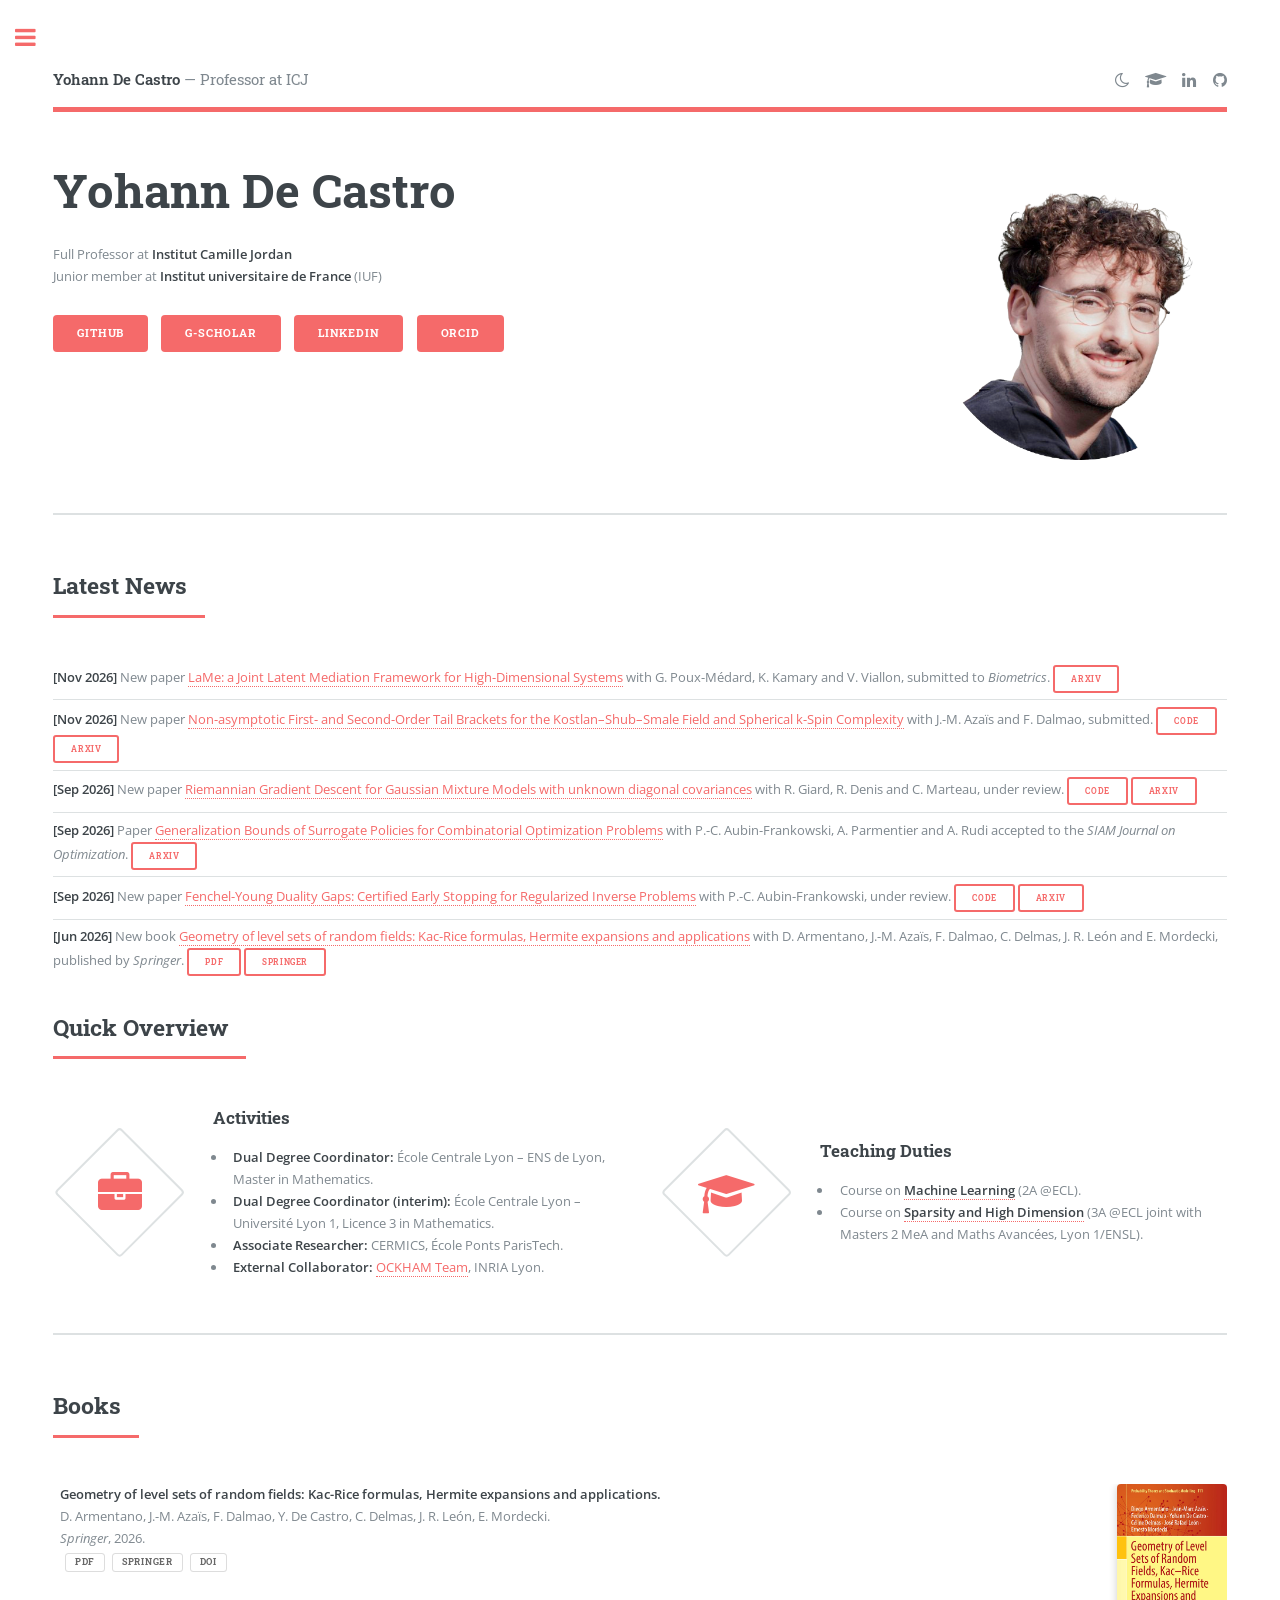
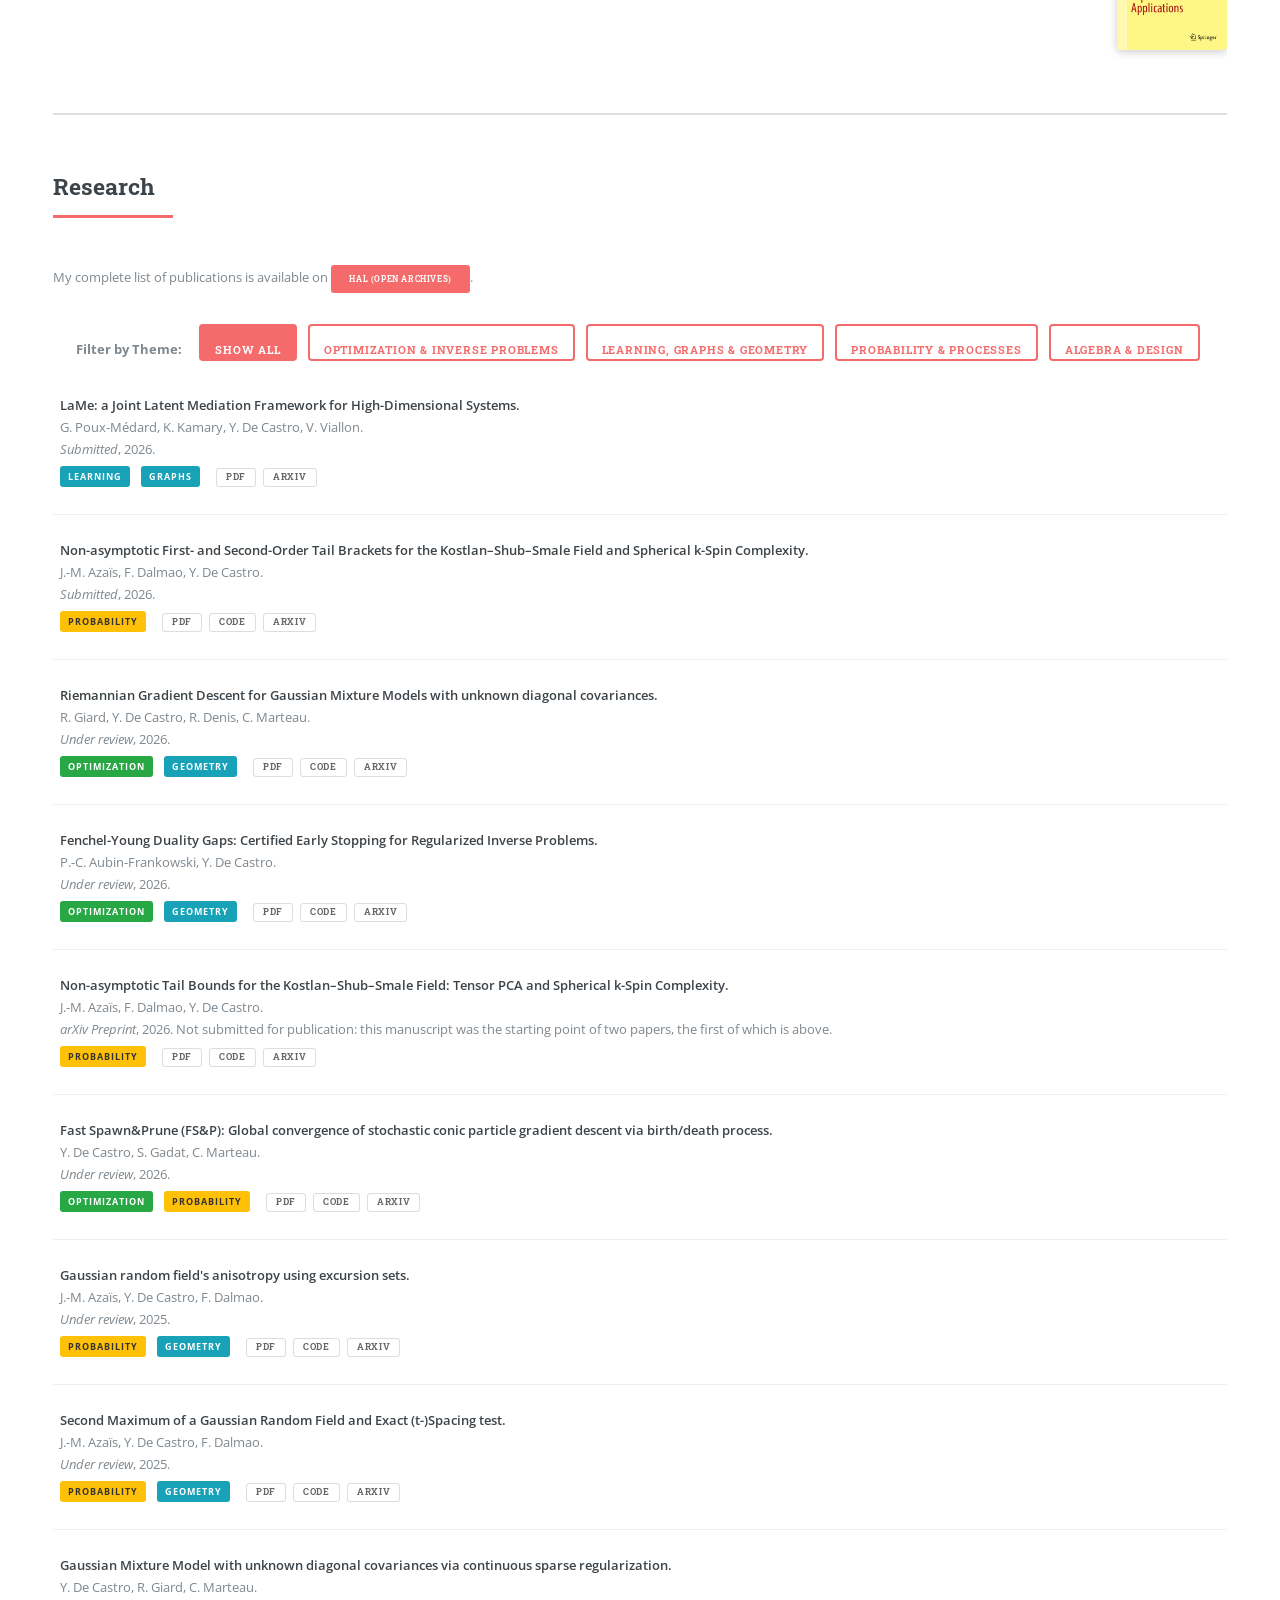
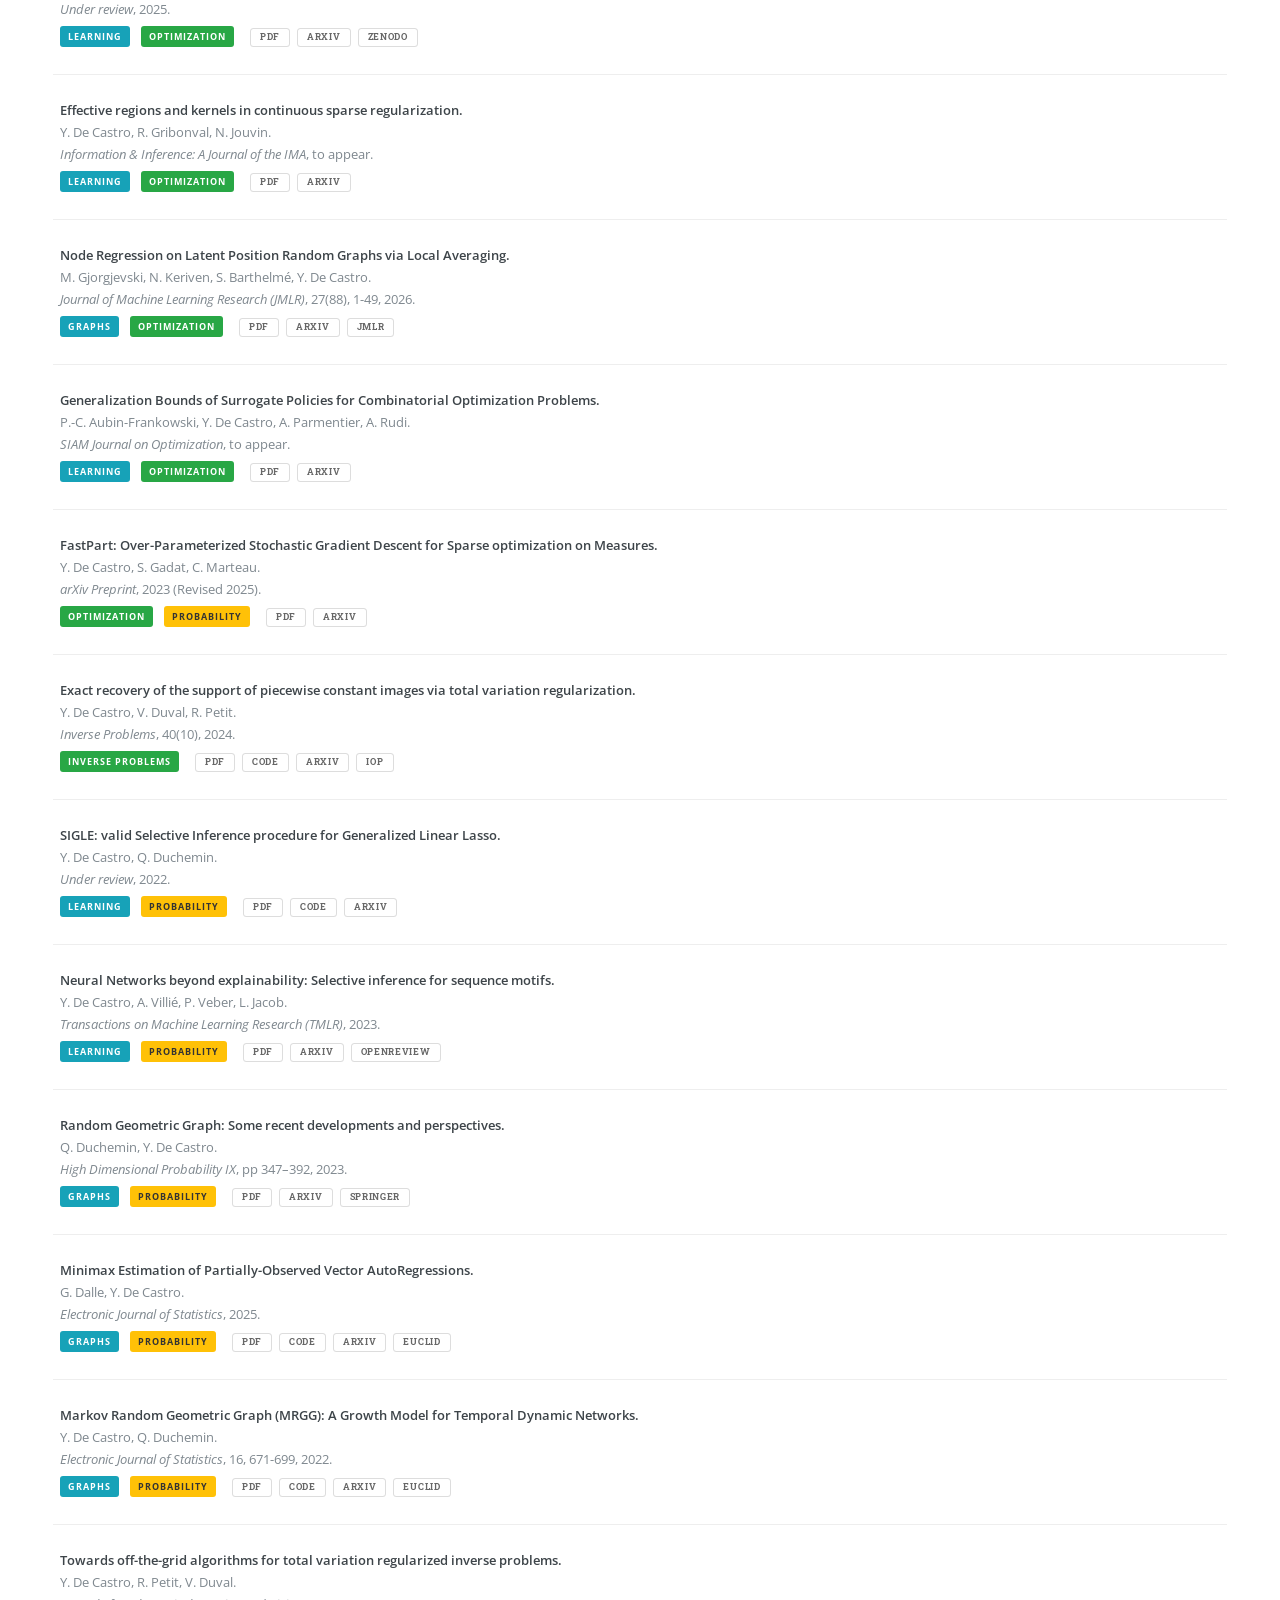
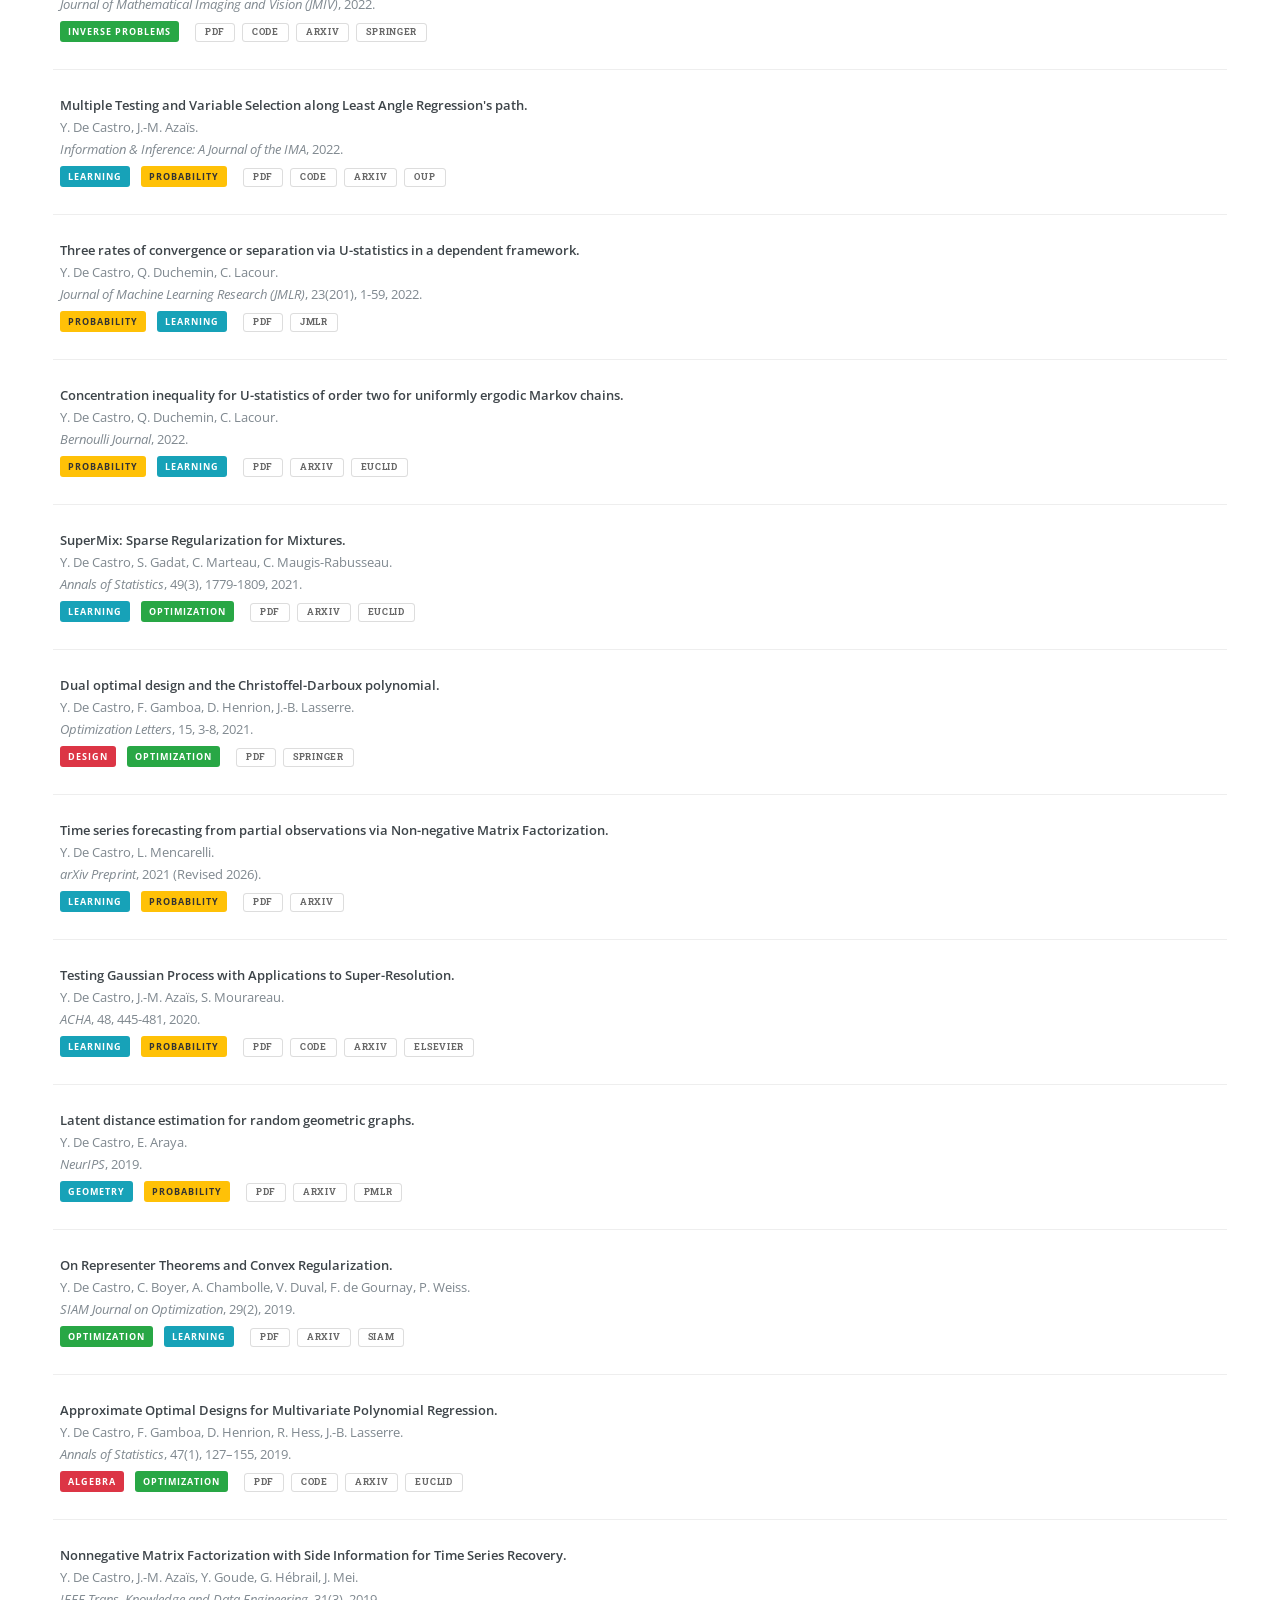
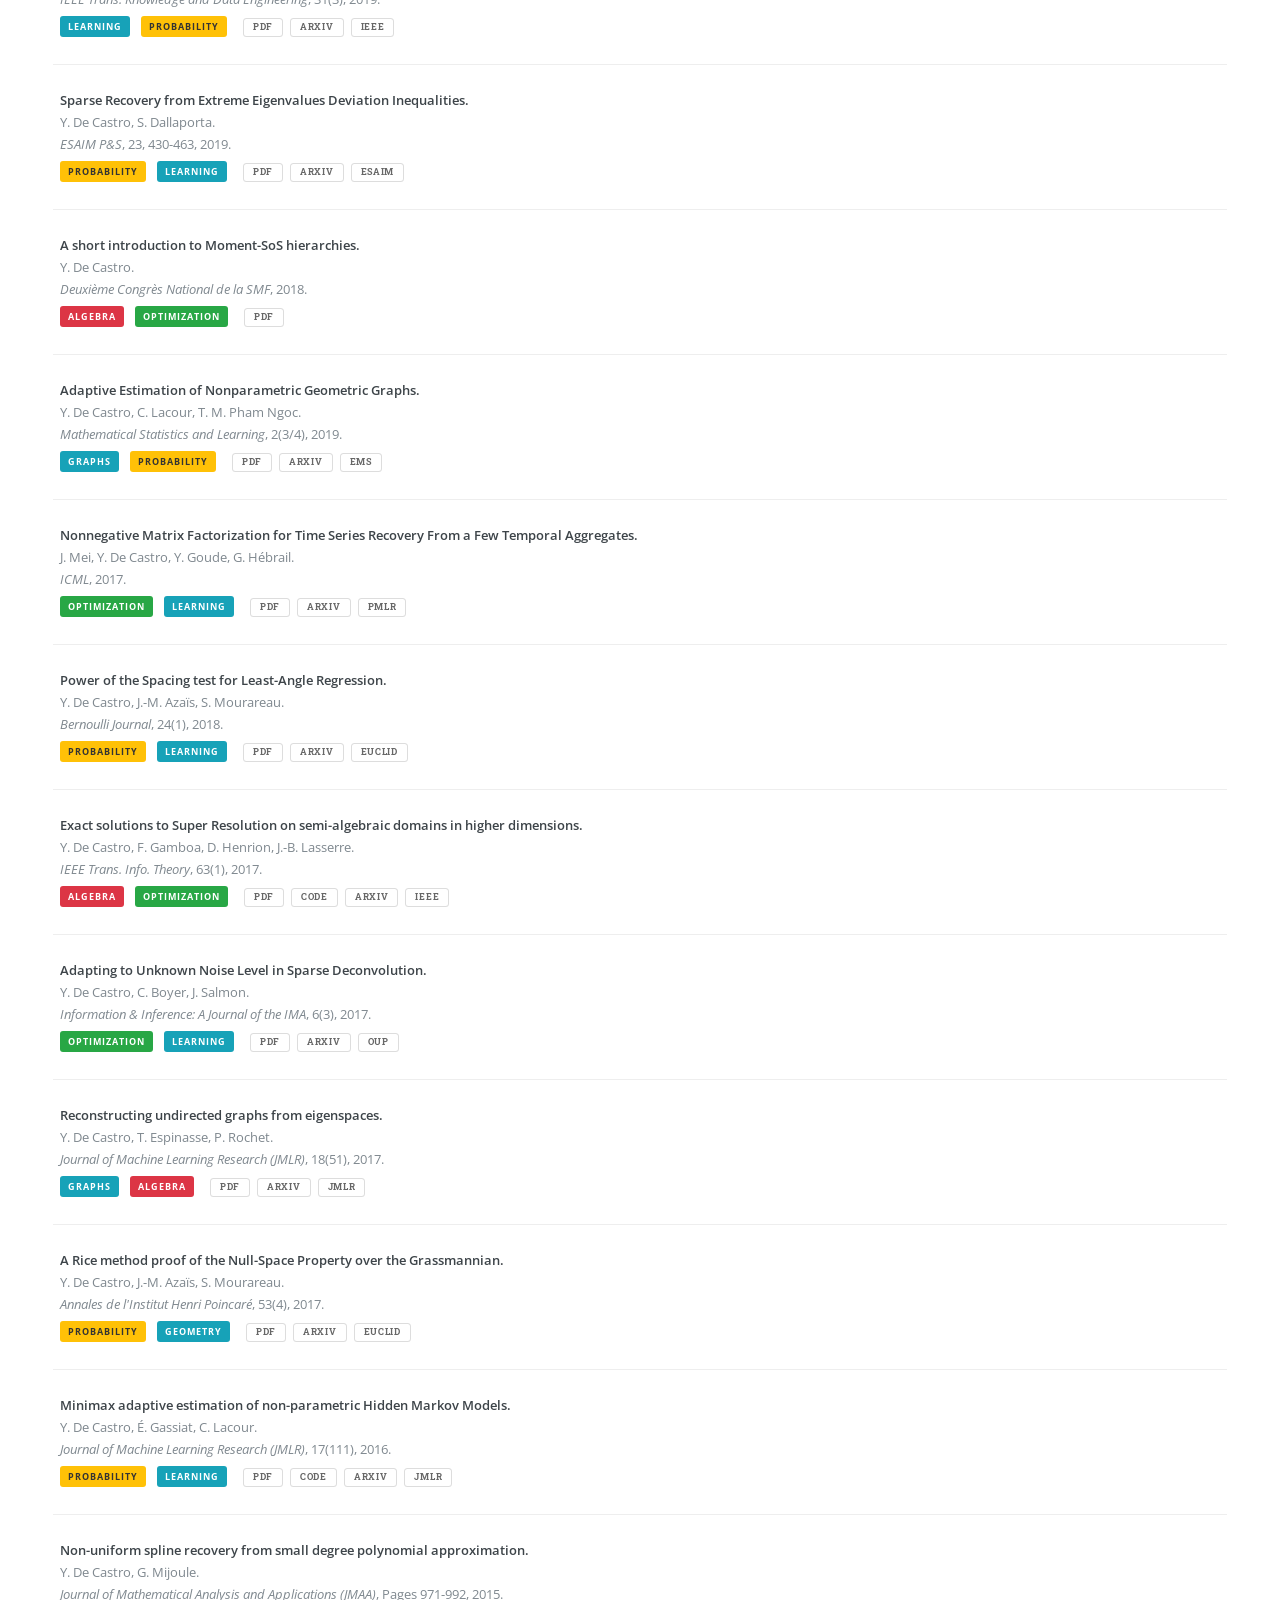
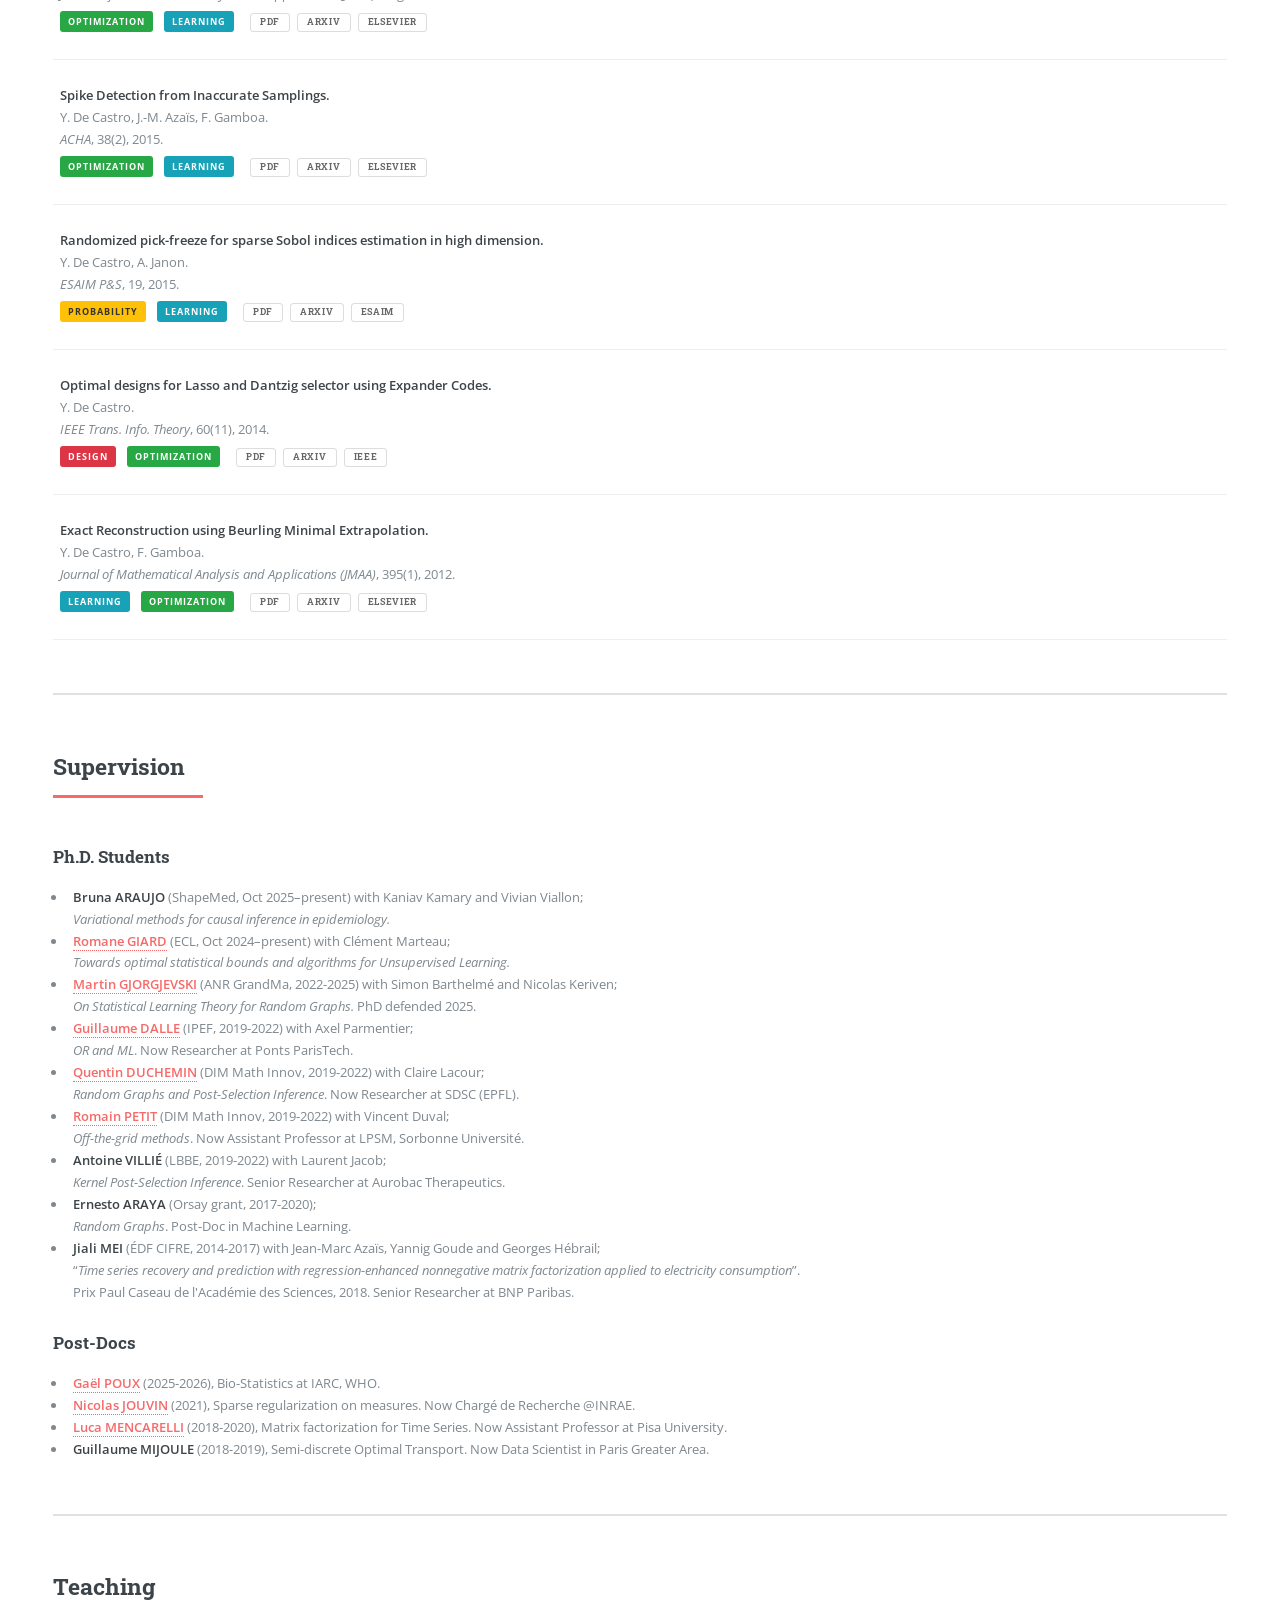
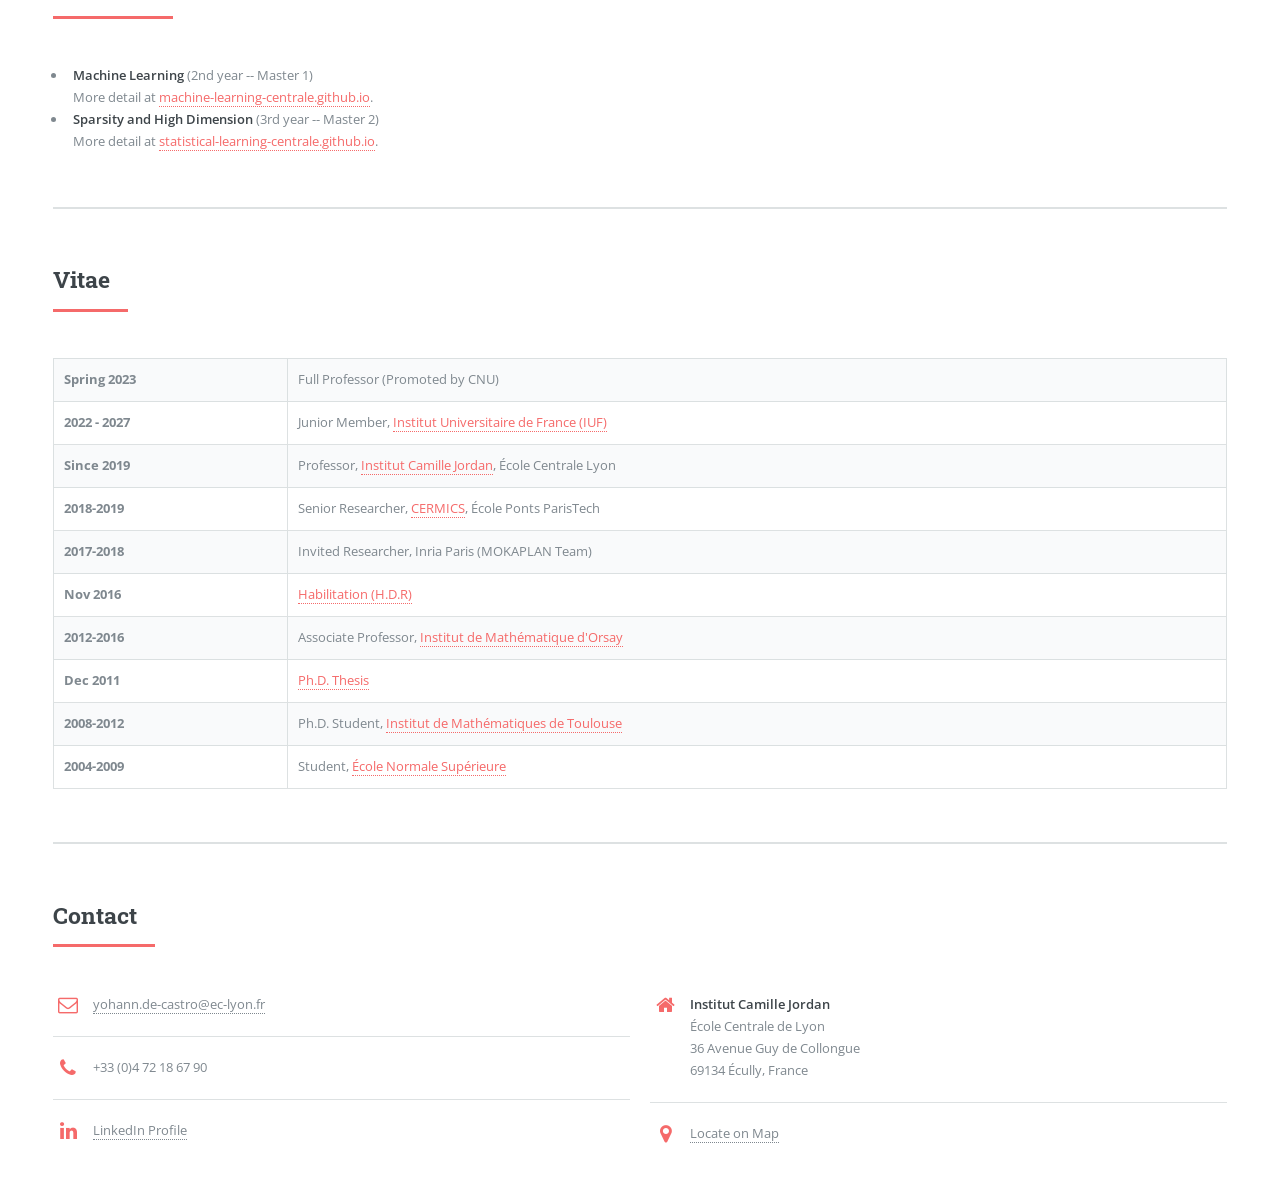
<file: index.html>
<!DOCTYPE HTML>
<html lang="en">
	<head>
		<title>Yohann De Castro — Professor at Institut Camille Jordan</title>
		<meta charset="utf-8" />
		<meta name="viewport" content="width=device-width, initial-scale=1" />
		<meta name="description" content="Professional homepage of Yohann De Castro, Full Professor at Institut Camille Jordan (École Centrale Lyon) and Junior Member of Institut Universitaire de France. Research in statistics, machine learning, optimization, and inverse problems." />
		<meta name="author" content="Yohann De Castro" />
		<link rel="canonical" href="https://ydecastro.github.io/" />
		<link rel="icon" href="images/bulle.png" type="image/png" />
		<link rel="apple-touch-icon" href="images/bulle.png" />
		<!-- Open Graph -->
		<meta property="og:type" content="website" />
		<meta property="og:title" content="Yohann De Castro — Professor at Institut Camille Jordan" />
		<meta property="og:description" content="Full Professor at Institut Camille Jordan (École Centrale Lyon); Junior Member of Institut Universitaire de France. Research in statistics, machine learning, optimization, and inverse problems." />
		<meta property="og:url" content="https://ydecastro.github.io/" />
		<meta property="og:image" content="https://ydecastro.github.io/images/bulle.png" />
		<!-- Twitter Card -->
		<meta name="twitter:card" content="summary" />
		<meta name="twitter:title" content="Yohann De Castro — Professor at Institut Camille Jordan" />
		<meta name="twitter:description" content="Full Professor at Institut Camille Jordan (École Centrale Lyon); Junior Member of Institut Universitaire de France. Research in statistics, machine learning, optimization, and inverse problems." />
		<meta name="twitter:image" content="https://ydecastro.github.io/images/bulle.png" />
		<link rel="preconnect" href="https://www.googletagmanager.com" />
		<link rel="dns-prefetch" href="//scholar.google.fr" />
		<link rel="stylesheet" href="assets/css/main.css" />
		<!-- JSON-LD structured data -->
		<script type="application/ld+json">
		{
			"@context": "https://schema.org",
			"@type": "Person",
			"name": "Yohann De Castro",
			"url": "https://ydecastro.github.io/",
			"image": "https://ydecastro.github.io/images/bulle.png",
			"email": "mailto:yohann.de-castro@ec-lyon.fr",
			"jobTitle": "Full Professor",
			"affiliation": [
				{"@type": "Organization", "name": "Institut Camille Jordan", "url": "https://math.univ-lyon1.fr/"},
				{"@type": "Organization", "name": "École Centrale Lyon"},
				{"@type": "Organization", "name": "Institut Universitaire de France", "url": "https://www.iufrance.fr/"}
			],
			"sameAs": [
				"https://scholar.google.fr/citations?user=3Rdlxg4AAAAJ",
				"https://www.linkedin.com/in/yohanndecastro/",
				"https://github.com/ydecastro",
				"https://orcid.org/0000-0002-9008-7474"
			]
		}
		</script>
		<!-- Google tag (gtag.js) -->
		<script async src="https://www.googletagmanager.com/gtag/js?id=G-CQN2SELGH6"></script>
		<script>
			window.dataLayer = window.dataLayer || [];
			function gtag(){dataLayer.push(arguments);}
			gtag('js', new Date());
			gtag('config', 'G-CQN2SELGH6');
		</script>
        <style>
            /* --- Accessibility: skip link --- */
            .skip-link {
                position: absolute;
                left: -9999px;
                top: 0;
                background: #f56a6a;
                color: #fff !important;
                padding: 8px 16px;
                z-index: 9999;
                text-decoration: none;
                border-radius: 0 0 4px 0;
            }
            .skip-link:focus { left: 0; }

            /* --- Custom Overrides --- */
            ul.contact li { margin-bottom: 1.5em; }
            .pub-item { margin-bottom: 0.5em; }
            .pub-item strong { color: #3d4449; }


            /* --- Filter Styles --- */
            .filter-container { text-align: center; margin-bottom: 30px; }
            .filter-label { font-weight: bold; margin-right: 10px; display: block; margin-bottom: 10px; }
            @media (min-width: 736px) { .filter-label { display: inline; margin-bottom: 0; } }

            .btn {
                background-color: transparent;
                border: 2px solid #f56a6a;
                color: #f56a6a !important;
                padding: 6px 14px;
                cursor: pointer;
                border-radius: 4px;
                font-size: 0.8em;
                margin: 4px;
                transition: all 0.3s ease;
                box-shadow: none !important;
            }
            .btn:hover { background-color: rgba(245, 106, 106, 0.1); }
            .btn.active { background-color: #f56a6a; color: white !important; }

            .filter-div { display: none; margin-bottom: 25px; border-bottom: 1px solid #eee; padding-bottom: 20px; }
            .show { display: block; }

            .tag {
                font-size: 0.7em;
                text-transform: uppercase;
                letter-spacing: 1px;
                padding: 3px 8px;
                border-radius: 3px;
                margin-right: 8px;
                color: white;
                font-weight: bold;
                display: inline-block;
                margin-top: 5px;
            }
            .tag-opt { background-color: #28a745; }
            .tag-geom { background-color: #17a2b8; }
            .tag-prob { background-color: #ffc107; color: #333; }
            .tag-alg { background-color: #dc3545; }

            .pub-item .button.small {
                margin-left: 5px;
                font-size: 0.7em;
                height: auto;
                line-height: 2em;
                padding: 0 10px;
                box-shadow: inset 0 0 0 1px #ddd;
                color: #666 !important;
            }
            .pub-item .button.small:hover {
                color: #f56a6a !important;
                box-shadow: inset 0 0 0 1px #f56a6a;
            }
            /* Action buttons display inline after tags, preserving source order */
            .pub-item .button.small + .button.small { margin-left: 4px; }

            /* --- Dark Mode Styles --- */
            body.dark-mode {
                background-color: #1f2226; /* Dark background */
                color: #c9c9c9;           /* Light text */
            }
            body.dark-mode #wrapper {
                background-color: #1f2226;
            }
            body.dark-mode #sidebar {
                background-color: #181a1d; /* Slightly darker sidebar */
                border-right: 1px solid #333;
            }
            body.dark-mode #sidebar .major h2 {
                color: #ffffff;
            }
            body.dark-mode h1, body.dark-mode h2, body.dark-mode h3,
            body.dark-mode h4, body.dark-mode h5, body.dark-mode h6,
            body.dark-mode strong, body.dark-mode b,
            body.dark-mode .logo strong,
            body.dark-mode .pub-item strong {
                color: #ffffff;
            }
            body.dark-mode a {
                color: #f56a6a; /* Keep theme accent color */
            }
            body.dark-mode .logo {
                color: #c9c9c9;
            }
            body.dark-mode .box, body.dark-mode .button {
                border-color: #444;
                color: #c9c9c9 !important;
            }
            body.dark-mode .button.primary {
                color: #ffffff !important;
            }
            body.dark-mode .pub-item .button.small {
                box-shadow: inset 0 0 0 1px #555;
                color: #aaa !important;
            }
            body.dark-mode .pub-item .button.small:hover {
                color: #f56a6a !important;
                box-shadow: inset 0 0 0 1px #f56a6a;
            }
            body.dark-mode .filter-div {
                border-bottom: 1px solid #333;
            }
            body.dark-mode table tbody tr {
                border-color: #333;
            }
            body.dark-mode table th {
                color: #ffffff;
            }
            body.dark-mode input, body.dark-mode select, body.dark-mode textarea {
                background-color: #2a2e33;
                border-color: #444;
                color: #ffffff;
            }
            /* Dark mode specific hover fix for menu */
            body.dark-mode #menu ul li a:hover {
                color: #f56a6a;
            }
        </style>
	</head>
	<body class="is-preload">

		<a class="skip-link" href="#main">Skip to main content</a>

		<div id="wrapper">

				<div id="main">
						<div class="inner">

							<header id="header">
									<a href="index.html" class="logo"><strong>Yohann De Castro</strong> — Professor at ICJ</a>
									<ul class="icons">
                                        <li>
                                            <a href="#" role="button" class="icon fa-moon-o" id="theme-toggle" onclick="toggleTheme(); return false;" aria-label="Toggle Dark Mode" aria-pressed="false" title="Toggle Dark Mode">
                                                <span class="label">Dark Mode</span>
                                            </a>
                                        </li>
                                        <li><a href="https://scholar.google.fr/citations?user=3Rdlxg4AAAAJ" class="icon fa-graduation-cap" target="_blank" rel="noopener"><span class="label">Google Scholar</span></a></li>
										<li><a href="https://www.linkedin.com/in/yohanndecastro/" class="icon fa-linkedin" target="_blank" rel="noopener"><span class="label">Linkedin</span></a></li>
										<li><a href="https://github.com/ydecastro" class="icon fa-github" target="_blank" rel="noopener"><span class="label">Github</span></a></li>
									</ul>
								</header>

							<section id="banner">
									<div class="content">
										<header>
											<h1>Yohann De Castro</h1>
										</header>
										<p>	Full Professor at <b>Institut Camille Jordan</b>
											<br>
											Junior member at <b>Institut universitaire de France</b> (IUF)
										</p>
										<ul class="actions">
											<li><a href="https://github.com/ydecastro" class="button primary" target="_blank" rel="noopener">GitHub</a></li>
											<li><a href="https://scholar.google.fr/citations?user=3Rdlxg4AAAAJ" class="button primary" target="_blank" rel="noopener">G-Scholar</a></li>
											<li><a href="https://www.linkedin.com/in/yohanndecastro/" class="button primary" target="_blank" rel="noopener">LinkedIn</a></li>
											<li><a href="https://orcid.org/0000-0002-9008-7474" class="button primary" target="_blank" rel="noopener">Orcid</a></li>
										</ul>
									</div>
									<div class="image">
										<img src="images/bulle.png" alt="" />
									</div>
								</section>

                                <section>
									<header class="major">
										<h2>Latest News</h2>
									</header>
									<div class="content">
                                        <ul class="alt">
                                            <li>
                                                <strong>[Nov 2026]</strong> New paper <a href="research/paper51.pdf">LaMe: a Joint Latent Mediation Framework for High-Dimensional Systems</a> with G. Poux-Médard, K. Kamary and V. Viallon, submitted to <em>Biometrics</em>. <a href="https://arxiv.org/abs/2611.18180" class="button small" target="_blank" rel="noopener">arXiv</a>
                                            </li>
                                            <li>
                                                <strong>[Nov 2026]</strong> New paper <a href="research/paper50.pdf">Non-asymptotic First- and Second-Order Tail Brackets for the Kostlan–Shub–Smale Field and Spherical k-Spin Complexity</a> with J.-M. Azaïs and F. Dalmao, submitted. <a href="https://github.com/ydecastro/TENSOR-KSS" class="button small" target="_blank" rel="noopener">Code</a> <a href="https://arxiv.org/abs/2611.09459" class="button small" target="_blank" rel="noopener">arXiv</a>
                                            </li>
                                            <li>
                                                <strong>[Sep 2026]</strong> New paper <a href="research/paper49.pdf">Riemannian Gradient Descent for Gaussian Mixture Models with unknown diagonal covariances</a> with R. Giard, R. Denis and C. Marteau, under review. <a href="https://github.com/giardr/blasso_gmm_cpgd" class="button small" target="_blank" rel="noopener">Code</a> <a href="https://arxiv.org/abs/2609.30220" class="button small" target="_blank" rel="noopener">arXiv</a>
                                            </li>
                                            <li>
                                                <strong>[Sep 2026]</strong> Paper <a href="research/paper41.pdf">Generalization Bounds of Surrogate Policies for Combinatorial Optimization Problems</a> with P.-C. Aubin-Frankowski, A. Parmentier and A. Rudi accepted to the <em>SIAM Journal on Optimization</em>. <a href="https://arxiv.org/abs/2407.17200" class="button small" target="_blank" rel="noopener">arXiv</a>
                                            </li>
                                            <li>
                                                <strong>[Sep 2026]</strong> New paper <a href="research/paper48.pdf">Fenchel-Young Duality Gaps: Certified Early Stopping for Regularized Inverse Problems</a> with P.-C. Aubin-Frankowski, under review. <a href="https://github.com/ydecastro/fenchel-young-gaps" class="button small" target="_blank" rel="noopener">Code</a> <a href="https://arxiv.org/abs/2609.17629" class="button small" target="_blank" rel="noopener">arXiv</a>
                                            </li>
                                            <li>
                                                <strong>[Jun 2026]</strong> New book <a href="research/book1.pdf">Geometry of level sets of random fields: Kac-Rice formulas, Hermite expansions and applications</a> with D. Armentano, J.-M. Azaïs, F. Dalmao, C. Delmas, J. R. León and E. Mordecki, published by <em>Springer</em>. <a href="research/book1.pdf" class="button small">PDF</a> <a href="https://link.springer.com/book/9783032291431" class="button small" target="_blank" rel="noopener">Springer</a>
                                            </li>
                                        </ul>
									</div>

									<header class="major">
										<h2>Quick Overview</h2>
									</header>
									<div class="features">
										<article>
											<span class="icon fa-briefcase"></span>
											<div class="content">
												<h3>Activities</h3>
												<ul style="margin-bottom: 0;">
													<li><strong>Dual Degree Coordinator:</strong> École Centrale Lyon – ENS de Lyon, Master in Mathematics.</li>
													<li><strong>Dual Degree Coordinator (interim):</strong> École Centrale Lyon – Université Lyon 1, Licence 3 in Mathematics.</li>
													<li><strong>Associate Researcher:</strong> CERMICS, École Ponts ParisTech.</li>
													<li><strong>External Collaborator:</strong> <a href="https://team.inria.fr/ockham/team-members/" target="_blank" rel="noopener">OCKHAM Team</a>, INRIA Lyon.</li>
												</ul>
											</div>
										</article>
										<article>
											<span class="icon fa-graduation-cap"></span>
											<div class="content">
												<h3>Teaching Duties</h3>
												<ul style="margin-bottom: 0;">
													<li>Course on <a href="https://machine-learning-centrale.github.io/" target="_blank" rel="noopener"><strong>Machine Learning</strong></a> (2A @ECL).</li>
													<li>Course on <a href="https://statistical-learning-centrale.github.io/" target="_blank" rel="noopener"><strong>Sparsity and High Dimension</strong></a> (3A @ECL joint with Masters 2 MeA and Maths Avancées, Lyon 1/ENSL).</li>
												</ul>
											</div>
										</article>
									</div>
								</section>

                            <section id="books-section">
                                <header class="major">
                                    <h2 id="books">Books</h2>
                                </header>

                                <ul class="pub-list" style="list-style: none; padding-left: 0;">
                                    <li>
                                        <div class="pub-item" style="overflow: auto;">
                                            <a href="https://link.springer.com/book/9783032291431" target="_blank" rel="noopener"><img src="research/978-3-032-29143-1.webp" alt="Cover of Geometry of level sets of random fields" style="float: right; width: 110px; margin: 0 0 10px 20px; border-radius: 4px; box-shadow: 0 2px 8px rgba(0,0,0,0.2);" /></a>
                                            <strong>Geometry of level sets of random fields: Kac-Rice formulas, Hermite expansions and applications.</strong><br>
                                            D. Armentano, J.-M. Azaïs, F. Dalmao, Y. De Castro, C. Delmas, J. R. León, E. Mordecki.<br>
                                            <em>Springer</em>, 2026.<br>
                                            <a href="research/book1.pdf" class="button small">PDF</a>
                                            <a href="https://link.springer.com/book/9783032291431" class="button small" target="_blank" rel="noopener">Springer</a>
                                            <a href="https://doi.org/10.1007/978-3-032-29143-1" class="button small" target="_blank" rel="noopener">DOI</a>
                                        </div>
                                    </li>
                                </ul>
                            </section>

                            <section id="publications-section">
                                <header class="major">
                                    <h2 id="publications">Research</h2>
                                </header>

                                <p>
                                    My complete list of publications is available on
                                    <a href="https://haltools.archives-ouvertes.fr/Public/afficheRequetePubli.php?auteur_exp=yohann%2C+de+castro&amp;typdoc=(%27ART%27,%27COMM%27,%27POSTER%27,%27OUV%27,%27COUV%27,%27DOUV%27,%27PATENT%27,%27HDR%27)&amp;CB_auteur=oui&amp;CB_titre=oui&amp;CB_article=oui&amp;CB_typdoc=oui&amp;CB_vignette=oui&amp;langue=Anglais&amp;tri_exp=typdoc&amp;tri_exp2=annee_publi&amp;tri_exp3=date_publi&amp;ordre_aff=TA&amp;Fen=Aff&amp;css=../css/VisuOmbreVignettes.css" class="button primary small" target="_blank" rel="noopener">HAL (Open Archives)</a>.
                                </p>

                                <div class="filter-container">
                                    <span class="filter-label">Filter by Theme:</span>
                                    <button class="btn active" onclick="filterSelection('all')">Show All</button>
                                    <button class="btn" onclick="filterSelection('opt')">Optimization &amp; Inverse Problems</button>
                                    <button class="btn" onclick="filterSelection('geom')">Learning, Graphs &amp; Geometry</button>
                                    <button class="btn" onclick="filterSelection('prob')">Probability &amp; Processes</button>
                                    <button class="btn" onclick="filterSelection('alg')">Algebra &amp; Design</button>
                                </div>

                                <ul class="pub-list" style="list-style: none; padding-left: 0;">

                                    <li class="filter-div geom">
                                        <div class="pub-item">
                                            <strong>LaMe: a Joint Latent Mediation Framework for High-Dimensional Systems.</strong><br>
                                            G. Poux-Médard, K. Kamary, Y. De Castro, V. Viallon.<br>
                                            <em>Submitted</em>, 2026.<br>
                                            <span class="tag tag-geom">Learning</span>
                                            <span class="tag tag-geom">Graphs</span>
                                            <a href="research/paper51.pdf" class="button small">PDF</a>
                                            <a href="https://arxiv.org/abs/2611.18180" class="button small" target="_blank" rel="noopener">arXiv</a>
                                        </div>
                                    </li>

                                    <li class="filter-div prob">
                                        <div class="pub-item">
                                            <strong>Non-asymptotic First- and Second-Order Tail Brackets for the Kostlan–Shub–Smale Field and Spherical k-Spin Complexity.</strong><br>
                                            J.-M. Azaïs, F. Dalmao, Y. De Castro.<br>
                                            <em>Submitted</em>, 2026.<br>
                                            <span class="tag tag-prob">Probability</span>
                                            <a href="research/paper50.pdf" class="button small">PDF</a>
                                            <a href="https://github.com/ydecastro/TENSOR-KSS" class="button small" target="_blank" rel="noopener">Code</a>
                                            <a href="https://arxiv.org/abs/2611.09459" class="button small" target="_blank" rel="noopener">arXiv</a>
                                        </div>
                                    </li>

                                    <li class="filter-div opt geom">
                                        <div class="pub-item">
                                            <strong>Riemannian Gradient Descent for Gaussian Mixture Models with unknown diagonal covariances.</strong><br>
                                            R. Giard, Y. De Castro, R. Denis, C. Marteau.<br>
                                            <em>Under review</em>, 2026.<br>
                                            <span class="tag tag-opt">Optimization</span>
                                            <span class="tag tag-geom">Geometry</span>
                                            <a href="research/paper49.pdf" class="button small">PDF</a>
                                            <a href="https://github.com/giardr/blasso_gmm_cpgd" class="button small" target="_blank" rel="noopener">Code</a>
                                            <a href="https://arxiv.org/abs/2609.30220" class="button small" target="_blank" rel="noopener">arXiv</a>
                                        </div>
                                    </li>

                                    <li class="filter-div opt geom">
                                        <div class="pub-item">
                                            <strong>Fenchel-Young Duality Gaps: Certified Early Stopping for Regularized Inverse Problems.</strong><br>
                                            P.-C. Aubin-Frankowski, Y. De Castro.<br>
                                            <em>Under review</em>, 2026.<br>
                                            <span class="tag tag-opt">Optimization</span>
                                            <span class="tag tag-geom">Geometry</span>
                                            <a href="research/paper48.pdf" class="button small">PDF</a>
                                            <a href="https://github.com/ydecastro/fenchel-young-gaps" class="button small" target="_blank" rel="noopener">Code</a>
                                            <a href="https://arxiv.org/abs/2609.17629" class="button small" target="_blank" rel="noopener">arXiv</a>
                                        </div>
                                    </li>

                                    <li class="filter-div prob">
                                        <div class="pub-item">
                                            <strong>Non-asymptotic Tail Bounds for the Kostlan–Shub–Smale Field: Tensor PCA and Spherical k-Spin Complexity.</strong><br>
                                            J.-M. Azaïs, F. Dalmao, Y. De Castro.<br>
                                            <em>arXiv Preprint</em>, 2026. Not submitted for publication: this manuscript was the starting point of two papers, the first of which is above.<br>
                                            <span class="tag tag-prob">Probability</span>
                                            <a href="research/paper47.pdf" class="button small">PDF</a>
                                            <a href="https://github.com/ydecastro/TENSOR-KSS" class="button small" target="_blank" rel="noopener">Code</a>
                                            <a href="https://arxiv.org/abs/2606.17665" class="button small" target="_blank" rel="noopener">arXiv</a>
                                        </div>
                                    </li>

                                    <li class="filter-div opt prob">
                                        <div class="pub-item">
                                            <strong>Fast Spawn&amp;Prune (FS&amp;P): Global convergence of stochastic conic particle gradient descent via birth/death process.</strong><br>
                                            Y. De Castro, S. Gadat, C. Marteau.<br>
                                            <em>Under review</em>, 2026.<br>
                                            <span class="tag tag-opt">Optimization</span>
                                            <span class="tag tag-prob">Probability</span>
                                            <a href="research/paper46.pdf" class="button small">PDF</a>
                                            <a href="https://github.com/ydecastro/Fast-Spawn-Prune" class="button small" target="_blank" rel="noopener">Code</a>
                                            <a href="https://arxiv.org/abs/2605.19784" class="button small" target="_blank" rel="noopener">arXiv</a>
                                        </div>
                                    </li>

                                    <li class="filter-div prob geom">
                                        <div class="pub-item">
                                            <strong>Gaussian random field's anisotropy using excursion sets.</strong><br>
                                            J.-M. Azaïs, Y. De Castro, F. Dalmao.<br>
                                            <em>Under review</em>, 2025.<br>
                                            <span class="tag tag-prob">Probability</span>
                                            <span class="tag tag-geom">Geometry</span>
                                            <a href="research/paper45.pdf" class="button small">PDF</a>
                                            <a href="https://github.com/ydecastro/COMETE-Contour-method-Gaussian-Random-Fields/" class="button small" target="_blank" rel="noopener">Code</a>
                                            <a href="https://arxiv.org/abs/2512.11085" class="button small" target="_blank" rel="noopener">arXiv</a>
                                        </div>
                                    </li>

                                    <li class="filter-div prob geom">
                                        <div class="pub-item">
                                            <strong>Second Maximum of a Gaussian Random Field and Exact (t-)Spacing test.</strong><br>
                                            J.-M. Azaïs, Y. De Castro, F. Dalmao.<br>
                                            <em>Under review</em>, 2025.<br>
                                            <span class="tag tag-prob">Probability</span>
                                            <span class="tag tag-geom">Geometry</span>
                                            <a href="research/paper40.pdf" class="button small">PDF</a>
                                            <a href="https://github.com/ydecastro/tensor-spacing" class="button small" target="_blank" rel="noopener">Code</a>
                                            <a href="https://arxiv.org/abs/2406.18397" class="button small" target="_blank" rel="noopener">arXiv</a>
                                        </div>
                                    </li>

                                    <li class="filter-div geom opt">
                                        <div class="pub-item">
                                            <strong>Gaussian Mixture Model with unknown diagonal covariances via continuous sparse regularization.</strong><br>
                                            Y. De Castro, R. Giard, C. Marteau.<br>
                                            <em>Under review</em>, 2025.<br>
                                            <span class="tag tag-geom">Learning</span>
                                            <span class="tag tag-opt">Optimization</span>
                                            <a href="research/paper43.pdf" class="button small">PDF</a>
                                            <a href="https://arxiv.org/abs/2509.12889" class="button small" target="_blank" rel="noopener">arXiv</a>
                                            <a href="https://doi.org/10.5281/zenodo.16942355" class="button small" target="_blank" rel="noopener">Zenodo</a>
                                        </div>
                                    </li>

                                    <li class="filter-div geom opt">
                                        <div class="pub-item">
                                            <strong>Effective regions and kernels in continuous sparse regularization.</strong><br>
                                            Y. De Castro, R. Gribonval, N. Jouvin.<br>
                                            <em>Information &amp; Inference: A Journal of the IMA</em>, to appear.<br>
                                            <span class="tag tag-geom">Learning</span>
                                            <span class="tag tag-opt">Optimization</span>
                                            <a href="research/paper44.pdf" class="button small">PDF</a>
                                            <a href="https://arxiv.org/abs/2507.08444" class="button small" target="_blank" rel="noopener">arXiv</a>
                                        </div>
                                    </li>

                                    <li class="filter-div geom opt">
                                        <div class="pub-item">
                                            <strong>Node Regression on Latent Position Random Graphs via Local Averaging.</strong><br>
                                            M. Gjorgjevski, N. Keriven, S. Barthelmé, Y. De Castro.<br>
                                            <em>Journal of Machine Learning Research (JMLR)</em>, 27(88), 1-49, 2026.<br>
                                            <span class="tag tag-geom">Graphs</span>
                                            <span class="tag tag-opt">Optimization</span>
                                            <a href="research/paper42.pdf" class="button small">PDF</a>
                                            <a href="https://arxiv.org/abs/2410.21987" class="button small" target="_blank" rel="noopener">arXiv</a>
                                            <a href="https://www.jmlr.org/papers/v27/24-1819.html" class="button small" target="_blank" rel="noopener">JMLR</a>
                                        </div>
                                    </li>

                                    <li class="filter-div geom opt">
                                        <div class="pub-item">
                                            <strong>Generalization Bounds of Surrogate Policies for Combinatorial Optimization Problems.</strong><br>
                                            P.-C. Aubin-Frankowski, Y. De Castro, A. Parmentier, A. Rudi.<br>
                                            <em>SIAM Journal on Optimization</em>, to appear.<br>
                                            <span class="tag tag-geom">Learning</span>
                                            <span class="tag tag-opt">Optimization</span>
                                            <a href="research/paper41.pdf" class="button small">PDF</a>
                                            <a href="https://arxiv.org/abs/2407.17200" class="button small" target="_blank" rel="noopener">arXiv</a>
                                        </div>
                                    </li>

                                    <li class="filter-div opt prob">
                                        <div class="pub-item">
                                            <strong>FastPart: Over-Parameterized Stochastic Gradient Descent for Sparse optimization on Measures.</strong><br>
                                            Y. De Castro, S. Gadat, C. Marteau.<br>
                                            <em>arXiv Preprint</em>, 2023 (Revised 2025).<br>
                                            <span class="tag tag-opt">Optimization</span>
                                            <span class="tag tag-prob">Probability</span>
                                            <a href="research/paper39.pdf" class="button small">PDF</a>
                                            <a href="https://arxiv.org/abs/2312.05993" class="button small" target="_blank" rel="noopener">arXiv</a>
                                        </div>
                                    </li>

                                    <li class="filter-div opt">
                                        <div class="pub-item">
                                            <strong>Exact recovery of the support of piecewise constant images via total variation regularization.</strong><br>
                                            Y. De Castro, V. Duval, R. Petit.<br>
                                            <em>Inverse Problems</em>, 40(10), 2024.<br>
                                            <span class="tag tag-opt">Inverse Problems</span>
                                            <a href="research/paper38.pdf" class="button small">PDF</a>
                                            <a href="https://github.com/rpetit/2023-support-recovery-tv" class="button small" target="_blank" rel="noopener">Code</a>
                                            <a href="https://arxiv.org/abs/2307.03709" class="button small" target="_blank" rel="noopener">arXiv</a>
                                            <a href="https://doi.org/10.1088/1361-6420/ad75b1" class="button small" target="_blank" rel="noopener">IOP</a>
                                        </div>
                                    </li>

                                    <li class="filter-div geom prob">
                                        <div class="pub-item">
                                            <strong>SIGLE: valid Selective Inference procedure for Generalized Linear Lasso.</strong><br>
                                            Y. De Castro, Q. Duchemin.<br>
                                            <em>Under review</em>, 2022.<br>
                                            <span class="tag tag-geom">Learning</span>
                                            <span class="tag tag-prob">Probability</span>
                                            <a href="research/paper36.pdf" class="button small">PDF</a>
                                            <a href="https://github.com/quentin-duchemin/SIGLE" class="button small" target="_blank" rel="noopener">Code</a>
                                            <a href="https://arxiv.org/abs/2203.15348" class="button small" target="_blank" rel="noopener">arXiv</a>
                                        </div>
                                    </li>

                                    <li class="filter-div geom prob">
                                        <div class="pub-item">
                                            <strong>Neural Networks beyond explainability: Selective inference for sequence motifs.</strong><br>
                                            Y. De Castro, A. Villié, P. Veber, L. Jacob.<br>
                                            <em>Transactions on Machine Learning Research (TMLR)</em>, 2023.<br>
                                            <span class="tag tag-geom">Learning</span>
                                            <span class="tag tag-prob">Probability</span>
                                            <a href="research/paper37.pdf" class="button small">PDF</a>
                                            <a href="https://arxiv.org/abs/2212.12542" class="button small" target="_blank" rel="noopener">arXiv</a>
                                            <a href="https://openreview.net/forum?id=nddEHTSnqg" class="button small" target="_blank" rel="noopener">OpenReview</a>
                                        </div>
                                    </li>

                                    <li class="filter-div geom prob">
                                        <div class="pub-item">
                                            <strong>Random Geometric Graph: Some recent developments and perspectives.</strong><br>
                                            Q. Duchemin, Y. De Castro.<br>
                                            <em>High Dimensional Probability IX</em>, pp 347–392, 2023.<br>
                                            <span class="tag tag-geom">Graphs</span>
                                            <span class="tag tag-prob">Probability</span>
                                            <a href="research/paper33.pdf" class="button small">PDF</a>
                                            <a href="https://arxiv.org/abs/2203.15351" class="button small" target="_blank" rel="noopener">arXiv</a>
                                            <a href="https://doi.org/10.1007/978-3-031-26979-0_14" class="button small" target="_blank" rel="noopener">Springer</a>
                                        </div>
                                    </li>

                                    <li class="filter-div geom prob">
                                        <div class="pub-item">
                                            <strong>Minimax Estimation of Partially-Observed Vector AutoRegressions.</strong><br>
                                            G. Dalle, Y. De Castro.<br>
                                            <em>Electronic Journal of Statistics</em>, 2025.<br>
                                            <span class="tag tag-geom">Graphs</span>
                                            <span class="tag tag-prob">Probability</span>
                                            <a href="research/paper34.pdf" class="button small">PDF</a>
                                            <a href="https://github.com/gdalle/POVAR2.jl" class="button small" target="_blank" rel="noopener">Code</a>
                                            <a href="https://arxiv.org/abs/2106.09327" class="button small" target="_blank" rel="noopener">arXiv</a>
                                            <a href="https://doi.org/10.1214/25-ejs2387" class="button small" target="_blank" rel="noopener">Euclid</a>
                                        </div>
                                    </li>

                                    <li class="filter-div geom prob">
                                        <div class="pub-item">
                                            <strong>Markov Random Geometric Graph (MRGG): A Growth Model for Temporal Dynamic Networks.</strong><br>
                                            Y. De Castro, Q. Duchemin.<br>
                                            <em>Electronic Journal of Statistics</em>, 16, 671-699, 2022.<br>
                                            <span class="tag tag-geom">Graphs</span>
                                            <span class="tag tag-prob">Probability</span>
                                            <a href="research/paper28.pdf" class="button small">PDF</a>
                                            <a href="https://github.com/quentin-duchemin/Markovian-random-geometric-graph#readme" class="button small" target="_blank" rel="noopener">Code</a>
                                            <a href="https://arxiv.org/abs/2006.07001" class="button small" target="_blank" rel="noopener">arXiv</a>
                                            <a href="https://doi.org/10.1214/21-ejs1969" class="button small" target="_blank" rel="noopener">Euclid</a>
                                        </div>
                                    </li>

                                    <li class="filter-div opt">
                                        <div class="pub-item">
                                            <strong>Towards off-the-grid algorithms for total variation regularized inverse problems.</strong><br>
                                            Y. De Castro, R. Petit, V. Duval.<br>
                                            <em>Journal of Mathematical Imaging and Vision (JMIV)</em>, 2022.<br>
                                            <span class="tag tag-opt">Inverse Problems</span>
                                            <a href="research/paper32.pdf" class="button small">PDF</a>
                                            <a href="https://github.com/rpetit/tvsfw" class="button small" target="_blank" rel="noopener">Code</a>
                                            <a href="https://arxiv.org/abs/2104.06706" class="button small" target="_blank" rel="noopener">arXiv</a>
                                            <a href="https://doi.org/10.1007/s10851-022-01115-w" class="button small" target="_blank" rel="noopener">Springer</a>
                                        </div>
                                    </li>

                                    <li class="filter-div geom prob">
                                        <div class="pub-item">
                                            <strong>Multiple Testing and Variable Selection along Least Angle Regression's path.</strong><br>
                                            Y. De Castro, J.-M. Azaïs.<br>
                                            <em>Information &amp; Inference: A Journal of the IMA</em>, 2022.<br>
                                            <span class="tag tag-geom">Learning</span>
                                            <span class="tag tag-prob">Probability</span>
                                            <a href="research/paper25.pdf" class="button small">PDF</a>
                                            <a href="https://ydecastro.github.io/lar_testing/" class="button small" target="_blank" rel="noopener">Code</a>
                                            <a href="https://arxiv.org/abs/1906.12072" class="button small" target="_blank" rel="noopener">arXiv</a>
                                            <a href="https://doi.org/10.1093/imaiai/iaac018" class="button small" target="_blank" rel="noopener">OUP</a>
                                        </div>
                                    </li>

                                    <li class="filter-div prob geom">
                                        <div class="pub-item">
                                            <strong>Three rates of convergence or separation via U-statistics in a dependent framework.</strong><br>
                                            Y. De Castro, Q. Duchemin, C. Lacour.<br>
                                            <em>Journal of Machine Learning Research (JMLR)</em>, 23(201), 1-59, 2022.<br>
                                            <span class="tag tag-prob">Probability</span>
                                            <span class="tag tag-geom">Learning</span>
                                            <a href="https://www.jmlr.org/papers/volume23/21-0819/21-0819.pdf" class="button small" target="_blank" rel="noopener">PDF</a>
                                            <a href="https://www.jmlr.org/papers/v23/21-0819.html" class="button small" target="_blank" rel="noopener">JMLR</a>
                                        </div>
                                    </li>

                                    <li class="filter-div geom prob">
                                        <div class="pub-item">
                                            <strong>Concentration inequality for U-statistics of order two for uniformly ergodic Markov chains.</strong><br>
                                            Y. De Castro, Q. Duchemin, C. Lacour.<br>
                                            <em>Bernoulli Journal</em>, 2022.<br>
                                            <span class="tag tag-prob">Probability</span>
                                            <span class="tag tag-geom">Learning</span>
                                            <a href="research/paper30.pdf" class="button small">PDF</a>
                                            <a href="https://arxiv.org/abs/2011.11435" class="button small" target="_blank" rel="noopener">arXiv</a>
                                            <a href="https://doi.org/10.3150/22-bej1485" class="button small" target="_blank" rel="noopener">Euclid</a>
                                        </div>
                                    </li>

                                    <li class="filter-div geom opt">
                                        <div class="pub-item">
                                            <strong>SuperMix: Sparse Regularization for Mixtures.</strong><br>
                                            Y. De Castro, S. Gadat, C. Marteau, C. Maugis-Rabusseau.<br>
                                            <em>Annals of Statistics</em>, 49(3), 1779-1809, 2021.<br>
                                            <span class="tag tag-geom">Learning</span>
                                            <span class="tag tag-opt">Optimization</span>
                                            <a href="research/paper26.pdf" class="button small">PDF</a>
                                            <a href="https://arxiv.org/abs/1907.10592" class="button small" target="_blank" rel="noopener">arXiv</a>
                                            <a href="https://doi.org/10.1214/20-aos2022" class="button small" target="_blank" rel="noopener">Euclid</a>
                                        </div>
                                    </li>

                                    <li class="filter-div alg opt">
                                        <div class="pub-item">
                                            <strong>Dual optimal design and the Christoffel-Darboux polynomial.</strong><br>
                                            Y. De Castro, F. Gamboa, D. Henrion, J.-B. Lasserre.<br>
                                            <em>Optimization Letters</em>, 15, 3-8, 2021.<br>
                                            <span class="tag tag-alg">Design</span>
                                            <span class="tag tag-opt">Optimization</span>
                                            <a href="research/paper29.pdf" class="button small">PDF</a>
                                            <a href="https://doi.org/10.1007/s11590-020-01680-2" class="button small" target="_blank" rel="noopener">Springer</a>
                                        </div>
                                    </li>

                                    <li class="filter-div geom prob">
                                        <div class="pub-item">
                                            <strong>Time series forecasting from partial observations via Non-negative Matrix Factorization.</strong><br>
                                            Y. De Castro, L. Mencarelli.<br>
                                            <em>arXiv Preprint</em>, 2021 (Revised 2026).<br>
                                            <span class="tag tag-geom">Learning</span>
                                            <span class="tag tag-prob">Probability</span>
                                            <a href="research/paper31.pdf" class="button small">PDF</a>
                                            <a href="https://arxiv.org/abs/2102.05314" class="button small" target="_blank" rel="noopener">arXiv</a>
                                        </div>
                                    </li>

                                    <li class="filter-div geom prob">
                                        <div class="pub-item">
                                            <strong>Testing Gaussian Process with Applications to Super-Resolution.</strong><br>
                                            Y. De Castro, J.-M. Azaïs, S. Mourareau.<br>
                                            <em>ACHA</em>, 48, 445-481, 2020.<br>
                                            <span class="tag tag-geom">Learning</span>
                                            <span class="tag tag-prob">Probability</span>
                                            <a href="research/paper21.pdf" class="button small">PDF</a>
                                            <a href="https://ydecastro.github.io/super-resolution-testing/" class="button small" target="_blank" rel="noopener">Code</a>
                                            <a href="https://arxiv.org/abs/1706.00679" class="button small" target="_blank" rel="noopener">arXiv</a>
                                            <a href="https://doi.org/10.1016/j.acha.2018.07.001" class="button small" target="_blank" rel="noopener">Elsevier</a>
                                        </div>
                                    </li>

                                    <li class="filter-div geom prob">
                                        <div class="pub-item">
                                            <strong>Latent distance estimation for random geometric graphs.</strong><br>
                                            Y. De Castro, E. Araya.<br>
                                            <em>NeurIPS</em>, 2019.<br>
                                            <span class="tag tag-geom">Geometry</span>
                                            <span class="tag tag-prob">Probability</span>
                                            <a href="research/paper27.pdf" class="button small">PDF</a>
                                            <a href="https://arxiv.org/abs/1909.06841" class="button small" target="_blank" rel="noopener">arXiv</a>
                                            <a href="https://proceedings.neurips.cc/paper_files/paper/2019/file/c4414e538a5475ec0244673b7f2f7dbb-Paper.pdf" class="button small" target="_blank" rel="noopener">PMLR</a>
                                        </div>
                                    </li>

                                    <li class="filter-div opt geom">
                                        <div class="pub-item">
                                            <strong>On Representer Theorems and Convex Regularization.</strong><br>
                                            Y. De Castro, C. Boyer, A. Chambolle, V. Duval, F. de Gournay, P. Weiss.<br>
                                            <em>SIAM Journal on Optimization</em>, 29(2), 2019.<br>
                                            <span class="tag tag-opt">Optimization</span>
                                            <span class="tag tag-geom">Learning</span>
                                            <a href="research/paper23.pdf" class="button small">PDF</a>
                                            <a href="https://arxiv.org/abs/1806.09810" class="button small" target="_blank" rel="noopener">arXiv</a>
                                            <a href="https://doi.org/10.1137/18m1200750" class="button small" target="_blank" rel="noopener">SIAM</a>
                                        </div>
                                    </li>

                                    <li class="filter-div alg opt">
                                        <div class="pub-item">
                                            <strong>Approximate Optimal Designs for Multivariate Polynomial Regression.</strong><br>
                                            Y. De Castro, F. Gamboa, D. Henrion, R. Hess, J.-B. Lasserre.<br>
                                            <em>Annals of Statistics</em>, 47(1), 127–155, 2019.<br>
                                            <span class="tag tag-alg">Algebra</span>
                                            <span class="tag tag-opt">Optimization</span>
                                            <a href="research/paper20.pdf" class="button small">PDF</a>
                                            <a href="https://ydecastro.github.io/optimal-design-sum-of-squares/" class="button small" target="_blank" rel="noopener">Code</a>
                                            <a href="https://arxiv.org/abs/1706.04059" class="button small" target="_blank" rel="noopener">arXiv</a>
                                            <a href="https://doi.org/10.1214/18-aos1683" class="button small" target="_blank" rel="noopener">Euclid</a>
                                        </div>
                                    </li>

                                    <li class="filter-div geom prob">
                                        <div class="pub-item">
                                            <strong>Nonnegative Matrix Factorization with Side Information for Time Series Recovery.</strong><br>
                                            Y. De Castro, J.-M. Azaïs, Y. Goude, G. Hébrail, J. Mei.<br>
                                            <em>IEEE Trans. Knowledge and Data Engineering</em>, 31(3), 2019.<br>
                                            <span class="tag tag-geom">Learning</span>
                                            <span class="tag tag-prob">Probability</span>
                                            <a href="research/paper18.pdf" class="button small">PDF</a>
                                            <a href="https://arxiv.org/abs/1709.06320" class="button small" target="_blank" rel="noopener">arXiv</a>
                                            <a href="https://doi.org/10.1109/TKDE.2018.2839678" class="button small" target="_blank" rel="noopener">IEEE</a>
                                        </div>
                                    </li>

                                    <li class="filter-div prob geom">
                                        <div class="pub-item">
                                            <strong>Sparse Recovery from Extreme Eigenvalues Deviation Inequalities.</strong><br>
                                            Y. De Castro, S. Dallaporta.<br>
                                            <em>ESAIM P&amp;S</em>, 23, 430-463, 2019.<br>
                                            <span class="tag tag-prob">Probability</span>
                                            <span class="tag tag-geom">Learning</span>
                                            <a href="research/paper16.pdf" class="button small">PDF</a>
                                            <a href="https://arxiv.org/abs/1604.01171" class="button small" target="_blank" rel="noopener">arXiv</a>
                                            <a href="https://www.esaim-ps.org/articles/ps/pdf/2019/01/ps180023.pdf" class="button small" target="_blank" rel="noopener">ESAIM</a>
                                        </div>
                                    </li>

                                    <li class="filter-div alg opt">
                                        <div class="pub-item">
                                            <strong>A short introduction to Moment-SoS hierarchies.</strong><br>
                                            Y. De Castro.<br>
                                            <em>Deuxième Congrès National de la SMF</em>, 2018.<br>
                                            <span class="tag tag-alg">Algebra</span>
                                            <span class="tag tag-opt">Optimization</span>
                                            <a href="research/paper24.pdf" class="button small">PDF</a>
                                        </div>
                                    </li>

                                    <li class="filter-div geom prob">
                                        <div class="pub-item">
                                            <strong>Adaptive Estimation of Nonparametric Geometric Graphs.</strong><br>
                                            Y. De Castro, C. Lacour, T. M. Pham Ngoc.<br>
                                            <em>Mathematical Statistics and Learning</em>, 2(3/4), 2019.<br>
                                            <span class="tag tag-geom">Graphs</span>
                                            <span class="tag tag-prob">Probability</span>
                                            <a href="research/paper22.pdf" class="button small">PDF</a>
                                            <a href="https://arxiv.org/abs/1708.02107" class="button small" target="_blank" rel="noopener">arXiv</a>
                                            <a href="https://doi.org/10.4171/msl/15" class="button small" target="_blank" rel="noopener">EMS</a>
                                        </div>
                                    </li>

                                    <li class="filter-div opt geom">
                                        <div class="pub-item">
                                            <strong>Nonnegative Matrix Factorization for Time Series Recovery From a Few Temporal Aggregates.</strong><br>
                                            J. Mei, Y. De Castro, Y. Goude, G. Hébrail.<br>
                                            <em>ICML</em>, 2017.<br>
                                            <span class="tag tag-opt">Optimization</span>
                                            <span class="tag tag-geom">Learning</span>
                                            <a href="research/paper17.pdf" class="button small">PDF</a>
                                            <a href="https://arxiv.org/abs/1610.01492" class="button small" target="_blank" rel="noopener">arXiv</a>
                                            <a href="https://proceedings.mlr.press/v70/mei17a.html" class="button small" target="_blank" rel="noopener">PMLR</a>
                                        </div>
                                    </li>

                                    <li class="filter-div prob geom">
                                        <div class="pub-item">
                                            <strong>Power of the Spacing test for Least-Angle Regression.</strong><br>
                                            Y. De Castro, J.-M. Azaïs, S. Mourareau.<br>
                                            <em>Bernoulli Journal</em>, 24(1), 2018.<br>
                                            <span class="tag tag-prob">Probability</span>
                                            <span class="tag tag-geom">Learning</span>
                                            <a href="research/paper12.pdf" class="button small">PDF</a>
                                            <a href="https://arxiv.org/abs/1503.05093" class="button small" target="_blank" rel="noopener">arXiv</a>
                                            <a href="https://doi.org/10.3150/16-bej885" class="button small" target="_blank" rel="noopener">Euclid</a>
                                        </div>
                                    </li>

                                    <li class="filter-div alg opt">
                                        <div class="pub-item">
                                            <strong>Exact solutions to Super Resolution on semi-algebraic domains in higher dimensions.</strong><br>
                                            Y. De Castro, F. Gamboa, D. Henrion, J.-B. Lasserre.<br>
                                            <em>IEEE Trans. Info. Theory</em>, 63(1), 2017.<br>
                                            <span class="tag tag-alg">Algebra</span>
                                            <span class="tag tag-opt">Optimization</span>
                                            <a href="research/paper13.pdf" class="button small">PDF</a>
                                            <a href="https://ydecastro.github.io/total-variation-sum-of-squares/" class="button small" target="_blank" rel="noopener">Code</a>
                                            <a href="https://arxiv.org/abs/1502.02436" class="button small" target="_blank" rel="noopener">arXiv</a>
                                            <a href="https://doi.org/10.1109/TIT.2016.2619368" class="button small" target="_blank" rel="noopener">IEEE</a>
                                        </div>
                                    </li>

                                    <li class="filter-div opt geom">
                                        <div class="pub-item">
                                            <strong>Adapting to Unknown Noise Level in Sparse Deconvolution.</strong><br>
                                            Y. De Castro, C. Boyer, J. Salmon.<br>
                                            <em>Information &amp; Inference: A Journal of the IMA</em>, 6(3), 2017.<br>
                                            <span class="tag tag-opt">Optimization</span>
                                            <span class="tag tag-geom">Learning</span>
                                            <a href="research/paper14.pdf" class="button small">PDF</a>
                                            <a href="https://arxiv.org/abs/1606.04760" class="button small" target="_blank" rel="noopener">arXiv</a>
                                            <a href="https://doi.org/10.1093/imaiai/iaw024" class="button small" target="_blank" rel="noopener">OUP</a>
                                        </div>
                                    </li>

                                    <li class="filter-div geom alg">
                                        <div class="pub-item">
                                            <strong>Reconstructing undirected graphs from eigenspaces.</strong><br>
                                            Y. De Castro, T. Espinasse, P. Rochet.<br>
                                            <em>Journal of Machine Learning Research (JMLR)</em>, 18(51), 2017.<br>
                                            <span class="tag tag-geom">Graphs</span>
                                            <span class="tag tag-alg">Algebra</span>
                                            <a href="research/paper15.pdf" class="button small">PDF</a>
                                            <a href="https://arxiv.org/abs/1603.08113" class="button small" target="_blank" rel="noopener">arXiv</a>
                                            <a href="https://www.jmlr.org/papers/v18/16-146.html" class="button small" target="_blank" rel="noopener">JMLR</a>
                                        </div>
                                    </li>

                                    <li class="filter-div prob geom">
                                        <div class="pub-item">
                                            <strong>A Rice method proof of the Null-Space Property over the Grassmannian.</strong><br>
                                            Y. De Castro, J.-M. Azaïs, S. Mourareau.<br>
                                            <em>Annales de l'Institut Henri Poincaré</em>, 53(4), 2017.<br>
                                            <span class="tag tag-prob">Probability</span>
                                            <span class="tag tag-geom">Geometry</span>
                                            <a href="research/paper7.pdf" class="button small">PDF</a>
                                            <a href="https://arxiv.org/abs/1405.6417" class="button small" target="_blank" rel="noopener">arXiv</a>
                                            <a href="https://doi.org/10.1214/16-aihp772" class="button small" target="_blank" rel="noopener">Euclid</a>
                                        </div>
                                    </li>

                                    <li class="filter-div prob geom">
                                        <div class="pub-item">
                                            <strong>Minimax adaptive estimation of non-parametric Hidden Markov Models.</strong><br>
                                            Y. De Castro, É. Gassiat, C. Lacour.<br>
                                            <em>Journal of Machine Learning Research (JMLR)</em>, 17(111), 2016.<br>
                                            <span class="tag tag-prob">Probability</span>
                                            <span class="tag tag-geom">Learning</span>
                                            <a href="research/paper11.pdf" class="button small">PDF</a>
                                            <a href="https://github.com/ydecastro/nonparametric-hmm" class="button small" target="_blank" rel="noopener">Code</a>
                                            <a href="https://arxiv.org/abs/1501.04787" class="button small" target="_blank" rel="noopener">arXiv</a>
                                            <a href="https://jmlr.org/papers/v17/15-381.html" class="button small" target="_blank" rel="noopener">JMLR</a>
                                        </div>
                                    </li>

                                    <li class="filter-div prob geom">
                                        <div class="pub-item">
                                            <strong>Non-uniform spline recovery from small degree polynomial approximation.</strong><br>
                                            Y. De Castro, G. Mijoule.<br>
                                            <em>Journal of Mathematical Analysis and Applications (JMAA)</em>, Pages 971-992, 2015.<br>
                                            <span class="tag tag-opt">Optimization</span>
                                            <span class="tag tag-geom">Learning</span>
                                            <a href="research/paper9.pdf" class="button small">PDF</a>
                                            <a href="https://arxiv.org/abs/1402.5662" class="button small" target="_blank" rel="noopener">arXiv</a>
                                            <a href="https://doi.org/10.1016/j.jmaa.2015.05.034" class="button small" target="_blank" rel="noopener">Elsevier</a>
                                        </div>
                                    </li>

                                    <li class="filter-div opt geom">
                                        <div class="pub-item">
                                            <strong>Spike Detection from Inaccurate Samplings.</strong><br>
                                            Y. De Castro, J.-M. Azaïs, F. Gamboa.<br>
                                            <em>ACHA</em>, 38(2), 2015.<br>
                                            <span class="tag tag-opt">Optimization</span>
                                            <span class="tag tag-geom">Learning</span>
                                            <a href="research/paper5.pdf" class="button small">PDF</a>
                                            <a href="https://arxiv.org/abs/1301.5873" class="button small" target="_blank" rel="noopener">arXiv</a>
                                            <a href="https://doi.org/10.1016/j.acha.2014.03.004" class="button small" target="_blank" rel="noopener">Elsevier</a>
                                        </div>
                                    </li>

                                    <li class="filter-div prob geom">
                                        <div class="pub-item">
                                            <strong>Randomized pick-freeze for sparse Sobol indices estimation in high dimension.</strong><br>
                                            Y. De Castro, A. Janon.<br>
                                            <em>ESAIM P&amp;S</em>, 19, 2015.<br>
                                            <span class="tag tag-prob">Probability</span>
                                            <span class="tag tag-geom">Learning</span>
                                            <a href="research/paper10.pdf" class="button small">PDF</a>
                                            <a href="https://arxiv.org/abs/1403.5537" class="button small" target="_blank" rel="noopener">arXiv</a>
                                            <a href="https://www.esaim-ps.org/articles/ps/pdf/2015/01/ps150013.pdf" class="button small" target="_blank" rel="noopener">ESAIM</a>
                                        </div>
                                    </li>

                                    <li class="filter-div alg opt">
                                        <div class="pub-item">
                                            <strong>Optimal designs for Lasso and Dantzig selector using Expander Codes.</strong><br>
                                            Y. De Castro.<br>
                                            <em>IEEE Trans. Info. Theory</em>, 60(11), 2014.<br>
                                            <span class="tag tag-alg">Design</span>
                                            <span class="tag tag-opt">Optimization</span>
                                            <a href="research/paper2.pdf" class="button small">PDF</a>
                                            <a href="https://arxiv.org/abs/1010.2457" class="button small" target="_blank" rel="noopener">arXiv</a>
                                            <a href="https://doi.org/10.1109/tit.2014.2353995" class="button small" target="_blank" rel="noopener">IEEE</a>
                                        </div>
                                    </li>

                                    <li class="filter-div geom opt">
                                        <div class="pub-item">
                                            <strong>Exact Reconstruction using Beurling Minimal Extrapolation.</strong><br>
                                            Y. De Castro, F. Gamboa.<br>
                                            <em>Journal of Mathematical Analysis and Applications (JMAA)</em>, 395(1), 2012.<br>
                                            <span class="tag tag-geom">Learning</span>
                                            <span class="tag tag-opt">Optimization</span>
                                            <a href="research/paper4.pdf" class="button small">PDF</a>
                                            <a href="https://arxiv.org/abs/1103.4951" class="button small" target="_blank" rel="noopener">arXiv</a>
                                            <a href="https://doi.org/10.1016/j.jmaa.2012.05.011" class="button small" target="_blank" rel="noopener">Elsevier</a>
                                        </div>
                                    </li>
                                </ul>
                                <script>
                                    filterSelection("all")
                                    function filterSelection(c) {
                                        var x, i;
                                        x = document.getElementsByClassName("filter-div");
                                        if (c == "all") c = "";
                                        for (i = 0; i < x.length; i++) {
                                            w3RemoveClass(x[i], "show");
                                            if (x[i].className.indexOf(c) > -1) w3AddClass(x[i], "show");
                                        }
                                    }

                                    function w3AddClass(element, name) {
                                        var i, arr1, arr2;
                                        arr1 = element.className.split(" ");
                                        arr2 = name.split(" ");
                                        for (i = 0; i < arr2.length; i++) {
                                            if (arr1.indexOf(arr2[i]) == -1) {element.className += " " + arr2[i];}
                                        }
                                    }

                                    function w3RemoveClass(element, name) {
                                        var i, arr1, arr2;
                                        arr1 = element.className.split(" ");
                                        arr2 = name.split(" ");
                                        for (i = 0; i < arr2.length; i++) {
                                            while (arr1.indexOf(arr2[i]) > -1) {
                                                arr1.splice(arr1.indexOf(arr2[i]), 1);
                                            }
                                        }
                                        element.className = arr1.join(" ");
                                    }

                                    // Active button switcher
                                    var btnContainer = document.querySelector(".filter-container");
                                    var btns = btnContainer.getElementsByClassName("btn");
                                    for (var i = 0; i < btns.length; i++) {
                                        btns[i].addEventListener("click", function(){
                                            var current = document.getElementsByClassName("active");
                                            if(current.length > 0) {
                                                current[0].className = current[0].className.replace(" active", "");
                                            }
                                            this.className += " active";
                                        });
                                    }
                                </script>
                            </section>

							<section id="supervision">
									<header id="phd" class="major">
										<h2>Supervision</h2>
									</header>
                                    <h3>Ph.D. Students</h3>
										<div class="row">
                                            <div class="col-12">
                                                <ul>
                                                    <li>
                                                        <b>Bruna ARAUJO</b> (ShapeMed, Oct 2025&ndash;present) with Kaniav Kamary and Vivian Viallon; <br><i>Variational methods for causal inference in epidemiology.</i>
                                                    </li>
                                                    <li>
                                                        <b><a href="https://rgiard.pages.math.cnrs.fr/" target="_blank" rel="noopener">Romane GIARD</a></b> (ECL, Oct 2024&ndash;present) with Clément Marteau; <br><i>Towards optimal statistical bounds and algorithms for Unsupervised Learning.</i>
                                                    </li>
                                                    <li>
                                                        <b><a href="https://mgjorgje.owlstown.net/" target="_blank" rel="noopener">Martin GJORGJEVSKI</a></b> (ANR GrandMa, 2022-2025) with Simon Barthelmé and Nicolas Keriven; <br><i>On Statistical Learning Theory for Random Graphs.</i> PhD defended 2025.
                                                    </li>
                                                    <li>
                                                        <b><a href="https://gdalle.github.io/" target="_blank" rel="noopener">Guillaume DALLE</a></b> (IPEF, 2019-2022) with Axel Parmentier; <br><i>OR and ML</i>. Now Researcher at Ponts ParisTech.
                                                    </li>
                                                    <li>
                                                        <b><a href="https://quentin-duchemin.alwaysdata.net/" target="_blank" rel="noopener">Quentin DUCHEMIN</a></b> (DIM Math Innov, 2019-2022) with Claire Lacour; <br><i>Random Graphs and Post-Selection Inference</i>. Now Researcher at SDSC (EPFL).
                                                    </li>
                                                    <li>
                                                        <b><a href="https://rpetit.github.io/" target="_blank" rel="noopener">Romain PETIT</a></b> (DIM Math Innov, 2019-2022) with Vincent Duval; <br><i>Off-the-grid methods</i>. Now Assistant Professor at LPSM, Sorbonne Université.
                                                    </li>
                                                    <li>
                                                        <b>Antoine VILLIÉ</b> (LBBE, 2019-2022) with Laurent Jacob; <br><i>Kernel Post-Selection Inference</i>. Senior Researcher at Aurobac Therapeutics.
                                                    </li>
                                                    <li>
                                                        <b>Ernesto ARAYA</b> (Orsay grant, 2017-2020); <br><i>Random Graphs</i>. Post-Doc in Machine Learning.
                                                    </li>
                                                    <li>
                                                        <b>Jiali MEI</b> (ÉDF CIFRE, 2014-2017) with Jean-Marc Azaïs, Yannig Goude and Georges Hébrail; <br>
                                                        &ldquo;<i>Time series recovery and prediction with regression-enhanced nonnegative matrix factorization applied to electricity consumption</i>&rdquo;.<br>
                                                        Prix Paul Caseau de l'Académie des Sciences, 2018. Senior Researcher at BNP Paribas.
                                                    </li>
                                                </ul>
                                            </div>
                                        </div>

                                        <h3>Post-Docs</h3>
                                        <div class="row">
                                            <div class="col-12">
                                                <ul>
                                                    <li><b><a href="https://gaelpouxmedard.github.io/" target="_blank" rel="noopener">Gaël POUX</a></b> (2025-2026), Bio-Statistics at IARC, WHO.</li>
                                                    <li><b><a href="https://nicolasjouvin.github.io/" target="_blank" rel="noopener">Nicolas JOUVIN</a></b> (2021), Sparse regularization on measures. Now Chargé de Recherche @INRAE.</li>
                                                    <li><b><a href="https://luca-mencarelli.github.io/" target="_blank" rel="noopener">Luca MENCARELLI</a></b> (2018-2020), Matrix factorization for Time Series. Now Assistant Professor at Pisa University.</li>
                                                    <li><b>Guillaume MIJOULE</b> (2018-2019), Semi-discrete Optimal Transport. Now Data Scientist in Paris Greater Area.</li>
                                                </ul>
                                            </div>
                                        </div>
									</section>

							<section>
									<header id="teaching" class="major">
										<h2>Teaching</h2>
									</header>
									<ul>
										<li>
											<b>Machine Learning</b> (2nd year -- Master 1) <br> More detail at <a href="https://machine-learning-centrale.github.io" target="_blank" rel="noopener">machine-learning-centrale.github.io</a>.
										</li>
										<li>
											<b>Sparsity and High Dimension</b> (3rd year -- Master 2) <br> More detail at <a href="https://statistical-learning-centrale.github.io" target="_blank" rel="noopener">statistical-learning-centrale.github.io</a>.
										</li>
									</ul>
								</section>

							<section>
									<header id="vitae" class="major">
										<h2>Vitae</h2>
									</header>
									<div class="table-wrapper">
                                        <table class="alt">
                                            <tbody>
                                                <tr>
                                                    <td style="width: 20%; font-weight: bold;">Spring 2023</td>
                                                    <td>Full Professor (Promoted by CNU)</td>
                                                </tr>
                                                <tr>
                                                    <td style="font-weight: bold;">2022 - 2027</td>
                                                    <td>Junior Member, <a href="https://www.iufrance.fr/" target="_blank" rel="noopener">Institut Universitaire de France (IUF)</a></td>
                                                </tr>
                                                <tr>
                                                    <td style="font-weight: bold;">Since 2019</td>
                                                    <td>Professor, <a href="https://math.univ-lyon1.fr/" target="_blank" rel="noopener">Institut Camille Jordan</a>, École Centrale Lyon</td>
                                                </tr>
                                                <tr>
                                                    <td style="font-weight: bold;">2018-2019</td>
                                                    <td>Senior Researcher, <a href="https://cermics-lab.enpc.fr/" target="_blank" rel="noopener">CERMICS</a>, École Ponts ParisTech</td>
                                                </tr>
                                                <tr>
                                                    <td style="font-weight: bold;">2017-2018</td>
                                                    <td>Invited Researcher, Inria Paris (MOKAPLAN Team)</td>
                                                </tr>
                                                <tr>
                                                    <td style="font-weight: bold;">Nov 2016</td>
                                                    <td><a href="research/hdr.pdf" target="_blank" rel="noopener">Habilitation (H.D.R)</a></td>
                                                </tr>
                                                <tr>
                                                    <td style="font-weight: bold;">2012-2016</td>
                                                    <td>Associate Professor, <a href="https://www.math.u-psud.fr/" target="_blank" rel="noopener">Institut de Mathématique d'Orsay</a></td>
                                                </tr>
                                                <tr>
                                                    <td style="font-weight: bold;">Dec 2011</td>
                                                    <td><a href="research/thesis.pdf" target="_blank" rel="noopener">Ph.D. Thesis</a></td>
                                                </tr>
                                                <tr>
                                                    <td style="font-weight: bold;">2008-2012</td>
                                                    <td>Ph.D. Student, <a href="https://www.math.univ-toulouse.fr/" target="_blank" rel="noopener">Institut de Mathématiques de Toulouse</a></td>
                                                </tr>
                                                <tr>
                                                    <td style="font-weight: bold;">2004-2009</td>
                                                    <td>Student, <a href="https://www.ens.fr/" target="_blank" rel="noopener">&Eacute;cole Normale Supérieure</a></td>
                                                </tr>
                                            </tbody>
                                        </table>
									</div>
								</section>

							<section>
									<header id="contact" class="major">
										<h2>Contact</h2>
									</header>
                                    <div class="row">
                                        <div class="col-6 col-12-small">
                                            <ul class="contact">
                                                <li class="fa-envelope-o"><a href="mailto:yohann.de-castro@ec-lyon.fr">yohann.de-castro@ec-lyon.fr</a></li>
                                                <li class="fa-phone">+33 (0)4 72 18 67 90</li>
                                                <li class="fa-linkedin"><a href="https://www.linkedin.com/in/yohanndecastro/" target="_blank" rel="noopener">LinkedIn Profile</a></li>
                                            </ul>
                                        </div>
                                        <div class="col-6 col-12-small">
                                            <ul class="contact">
                                                <li class="fa-home">
                                                    <strong>Institut Camille Jordan</strong><br>
                                                    École Centrale de Lyon<br>
                                                    36 Avenue Guy de Collongue<br>
                                                    69134 Écully, France
                                                </li>
                                                <li class="fa-map-marker"><a href="https://drive.google.com/open?id=1vdY9bHQP9or9NOJrJFK2WfeYo-qvcObR&amp;usp=sharing" target="_blank" rel="noopener">Locate on Map</a></li>
                                            </ul>
                                        </div>
                                    </div>
								</section>
						</div>
					</div>

				<div id="sidebar">
						<div class="inner">
							<nav id="menu">
									<header class="major">
										<h2>Menu</h2>
									</header>
									<ul>
										<li><a href="#header">Home</a></li>
										<li><a href="#books-section">Books</a></li>
										<li><a href="#publications-section">Research</a></li>
										<li><a href="#supervision">PhD Students &amp; Post-Docs</a></li>
										<li><a href="#teaching">Teaching</a></li>
										<li><a href="#vitae">Vitae</a></li>
										<li><a href="#contact">Contact</a></li>
									</ul>
								</nav>

							<footer id="footer">
									<p class="copyright">&copy; Yohann De Castro. Design: <a href="https://html5up.net" target="_blank" rel="noopener">HTML5 UP</a>.</p>
								</footer>

						</div>
					</div>
			</div>

		<script src="assets/js/jquery.min.js"></script>
			<script src="assets/js/browser.min.js"></script>
			<script src="assets/js/breakpoints.min.js"></script>
			<script src="assets/js/util.js"></script>
			<script src="assets/js/main.js"></script>

            <script>
                function toggleTheme() {
                    document.body.classList.toggle('dark-mode');
                    const isDark = document.body.classList.contains('dark-mode');
                    localStorage.setItem('theme', isDark ? 'dark' : 'light');
                    updateToggleIcon(isDark);
                }

                function updateToggleIcon(isDark) {
                    const toggle = document.getElementById('theme-toggle');
                    if (toggle) {
                        toggle.classList.remove('fa-moon-o', 'fa-sun-o');
                        toggle.classList.add(isDark ? 'fa-sun-o' : 'fa-moon-o');
                        toggle.setAttribute('aria-pressed', isDark ? 'true' : 'false');
                    }
                }

                const savedTheme = localStorage.getItem('theme');
                if (savedTheme === 'dark') {
                    document.body.classList.add('dark-mode');
                    updateToggleIcon(true);
                } else {
                    updateToggleIcon(false);
                }
            </script>

	</body>
</html>
</file>
<file: assets/css/main.css>
@import url(font-awesome.min.css);
@import url("https://fonts.googleapis.com/css?family=Open+Sans:400,600,400italic,600italic|Roboto+Slab:400,700");

/*
	Editorial by HTML5 UP
	html5up.net | @ajlkn
	Free for personal and commercial use under the CCA 3.0 license (html5up.net/license)
*/

html, body, div, span, applet, object,
iframe, h1, h2, h3, h4, h5, h6, p, blockquote,
pre, a, abbr, acronym, address, big, cite,
code, del, dfn, em, img, ins, kbd, q, s, samp,
small, strike, strong, sub, sup, tt, var, b,
u, i, center, dl, dt, dd, ol, ul, li, fieldset,
form, label, legend, table, caption, tbody,
tfoot, thead, tr, th, td, article, aside,
canvas, details, embed, figure, figcaption,
footer, header, hgroup, menu, nav, output, ruby,
section, summary, time, mark, audio, video {
	margin: 0;
	padding: 0;
	border: 0;
	font-size: 100%;
	font: inherit;
	vertical-align: baseline;}

article, aside, details, figcaption, figure,
footer, header, hgroup, menu, nav, section {
	display: block;}

body {
	line-height: 1;
}

ol, ul {
	list-style: none;
}

blockquote, q {
	quotes: none;
}

	blockquote:before, blockquote:after, q:before, q:after {
		content: '';
		content: none;
	}

table {
	border-collapse: collapse;
	border-spacing: 0;
}

body {
	-webkit-text-size-adjust: none;
}

mark {
	background-color: transparent;
	color: inherit;
}

input::-moz-focus-inner {
	border: 0;
	padding: 0;
}

input, select, textarea {
	-moz-appearance: none;
	-webkit-appearance: none;
	-ms-appearance: none;
	appearance: none;
}

/* Basic */

	@-ms-viewport {
		width: device-width;
	}

	body {
		-ms-overflow-style: scrollbar;
	}

	@media screen and (max-width: 480px) {

		html, body {
			min-width: 320px;
		}

	}

	html {
		box-sizing: border-box;
	}

	*, *:before, *:after {
		box-sizing: inherit;
	}

	body {
		background: #ffffff;
	}

		body.is-preload *, body.is-preload *:before, body.is-preload *:after, body.is-resizing *, body.is-resizing *:before, body.is-resizing *:after {
			-moz-animation: none !important;
			-webkit-animation: none !important;
			-ms-animation: none !important;
			animation: none !important;
			-moz-transition: none !important;
			-webkit-transition: none !important;
			-ms-transition: none !important;
			transition: none !important;
		}

/* Type */

	body, input, select, textarea {
		color: #7f888f;
		font-family: "Open Sans", sans-serif;
		font-size: 13pt;
		font-weight: 400;
		line-height: 1.65;
	}

		@media screen and (max-width: 1680px) {

			body, input, select, textarea {
				font-size: 11pt;
			}

		}

		@media screen and (max-width: 1280px) {

			body, input, select, textarea {
				font-size: 10pt;
			}

		}

		@media screen and (max-width: 360px) {

			body, input, select, textarea {
				font-size: 9pt;
			}

		}

	a {
		-moz-transition: color 0.2s ease-in-out, border-bottom-color 0.2s ease-in-out;
		-webkit-transition: color 0.2s ease-in-out, border-bottom-color 0.2s ease-in-out;
		-ms-transition: color 0.2s ease-in-out, border-bottom-color 0.2s ease-in-out;
		transition: color 0.2s ease-in-out, border-bottom-color 0.2s ease-in-out;
		border-bottom: dotted 1px;
		color: #f56a6a;
		text-decoration: none;
	}

		a:hover {
			border-bottom-color: #f56a6a;
			color: #f56a6a !important;
		}

			a:hover strong {
				color: inherit;
			}

	strong, b {
		color: #3d4449;
		font-weight: 600;
	}

	em, i {
		font-style: italic;
	}

	p {
		margin: 0 0 2em 0;
	}

	h1, h2, h3, h4, h5, h6 {
		color: #3d4449;
		font-family: "Roboto Slab", serif;
		font-weight: 700;
		line-height: 1.5;
		margin: 0 0 1em 0;
	}

		h1 a, h2 a, h3 a, h4 a, h5 a, h6 a {
			color: inherit;
			text-decoration: none;
			border-bottom: 0;
		}

	h1 {
		font-size: 4em;
		margin: 0 0 0.5em 0;
		line-height: 1.3;
	}

	h2 {
		font-size: 1.75em;
	}

	h3 {
		font-size: 1.25em;
	}

	h4 {
		font-size: 1.1em;
	}

	h5 {
		font-size: 0.9em;
	}

	h6 {
		font-size: 0.7em;
	}

	@media screen and (max-width: 1680px) {

		h1 {
			font-size: 3.5em;
		}

	}

	@media screen and (max-width: 980px) {

		h1 {
			font-size: 3.25em;
		}

	}

	@media screen and (max-width: 736px) {

		h1 {
			font-size: 2em;
			line-height: 1.4;
		}

		h2 {
			font-size: 1.5em;
		}

	}

	sub {
		font-size: 0.8em;
		position: relative;
		top: 0.5em;
	}

	sup {
		font-size: 0.8em;
		position: relative;
		top: -0.5em;
	}

	blockquote {
		border-left: solid 3px rgba(210, 215, 217, 0.75);
		font-style: italic;
		margin: 0 0 2em 0;
		padding: 0.5em 0 0.5em 2em;
	}

	code {
		background: rgba(230, 235, 237, 0.25);
		border-radius: 0.375em;
		border: solid 1px rgba(210, 215, 217, 0.75);
		font-family: "Courier New", monospace;
		font-size: 0.9em;
		margin: 0 0.25em;
		padding: 0.25em 0.65em;
	}

	pre {
		-webkit-overflow-scrolling: touch;
		font-family: "Courier New", monospace;
		font-size: 0.9em;
		margin: 0 0 2em 0;
	}

		pre code {
			display: block;
			line-height: 1.75;
			padding: 1em 1.5em;
			overflow-x: auto;
		}

	hr {
		border: 0;
		border-bottom: solid 1px rgba(210, 215, 217, 0.75);
		margin: 2em 0;
	}

		hr.major {
			margin: 3em 0;
		}

	.align-left {
		text-align: left;
	}

	.align-center {
		text-align: center;
	}

	.align-right {
		text-align: right;
	}

/* Row */

	.row {
		display: flex;
		flex-wrap: wrap;
		box-sizing: border-box;
		align-items: stretch;
	}

		.row > * {
			box-sizing: border-box;
		}

		.row.gtr-uniform > * > :last-child {
			margin-bottom: 0;
		}

		.row.aln-left {
			justify-content: flex-start;
		}

		.row.aln-center {
			justify-content: center;
		}

		.row.aln-right {
			justify-content: flex-end;
		}

		.row.aln-top {
			align-items: flex-start;
		}

		.row.aln-middle {
			align-items: center;
		}

		.row.aln-bottom {
			align-items: flex-end;
		}

		.row > .imp {
			order: -1;
		}

		.row > .col-1 {
			width: 8.3333333333%;
		}

		.row > .off-1 {
			margin-left: 8.3333333333%;
		}

		.row > .col-2 {
			width: 16.6666666667%;
		}

		.row > .off-2 {
			margin-left: 16.6666666667%;
		}

		.row > .col-3 {
			width: 25%;
		}

		.row > .off-3 {
			margin-left: 25%;
		}

		.row > .col-4 {
			width: 33.3333333333%;
		}

		.row > .off-4 {
			margin-left: 33.3333333333%;
		}

		.row > .col-5 {
			width: 41.6666666667%;
		}

		.row > .off-5 {
			margin-left: 41.6666666667%;
		}

		.row > .col-6 {
			width: 50%;
		}

		.row > .off-6 {
			margin-left: 50%;
		}

		.row > .col-7 {
			width: 58.3333333333%;
		}

		.row > .off-7 {
			margin-left: 58.3333333333%;
		}

		.row > .col-8 {
			width: 66.6666666667%;
		}

		.row > .off-8 {
			margin-left: 66.6666666667%;
		}

		.row > .col-9 {
			width: 75%;
		}

		.row > .off-9 {
			margin-left: 75%;
		}

		.row > .col-10 {
			width: 83.3333333333%;
		}

		.row > .off-10 {
			margin-left: 83.3333333333%;
		}

		.row > .col-11 {
			width: 91.6666666667%;
		}

		.row > .off-11 {
			margin-left: 91.6666666667%;
		}

		.row > .col-12 {
			width: 100%;
		}

		.row > .off-12 {
			margin-left: 100%;
		}

		.row.gtr-0 {
			margin-top: 0;
			margin-left: 0em;
		}

			.row.gtr-0 > * {
				padding: 0 0 0 0em;
			}

			.row.gtr-0.gtr-uniform {
				margin-top: 0em;
			}

				.row.gtr-0.gtr-uniform > * {
					padding-top: 0em;
				}

		.row.gtr-25 {
			margin-top: 0;
			margin-left: -0.375em;
		}

			.row.gtr-25 > * {
				padding: 0 0 0 0.375em;
			}

			.row.gtr-25.gtr-uniform {
				margin-top: -0.375em;
			}

				.row.gtr-25.gtr-uniform > * {
					padding-top: 0.375em;
				}

		.row.gtr-50 {
			margin-top: 0;
			margin-left: -0.75em;
		}

			.row.gtr-50 > * {
				padding: 0 0 0 0.75em;
			}

			.row.gtr-50.gtr-uniform {
				margin-top: -0.75em;
			}

				.row.gtr-50.gtr-uniform > * {
					padding-top: 0.75em;
				}

		.row {
			margin-top: 0;
			margin-left: -1.5em;
		}

			.row > * {
				padding: 0 0 0 1.5em;
			}

			.row.gtr-uniform {
				margin-top: -1.5em;
			}

				.row.gtr-uniform > * {
					padding-top: 1.5em;
				}

		.row.gtr-150 {
			margin-top: 0;
			margin-left: -2.25em;
		}

			.row.gtr-150 > * {
				padding: 0 0 0 2.25em;
			}

			.row.gtr-150.gtr-uniform {
				margin-top: -2.25em;
			}

				.row.gtr-150.gtr-uniform > * {
					padding-top: 2.25em;
				}

		.row.gtr-200 {
			margin-top: 0;
			margin-left: -3em;
		}

			.row.gtr-200 > * {
				padding: 0 0 0 3em;
			}

			.row.gtr-200.gtr-uniform {
				margin-top: -3em;
			}

				.row.gtr-200.gtr-uniform > * {
					padding-top: 3em;
				}

		@media screen and (max-width: 1680px) {

			.row {
				display: flex;
				flex-wrap: wrap;
				box-sizing: border-box;
				align-items: stretch;
			}

				.row > * {
					box-sizing: border-box;
				}

				.row.gtr-uniform > * > :last-child {
					margin-bottom: 0;
				}

				.row.aln-left {
					justify-content: flex-start;
				}

				.row.aln-center {
					justify-content: center;
				}

				.row.aln-right {
					justify-content: flex-end;
				}

				.row.aln-top {
					align-items: flex-start;
				}

				.row.aln-middle {
					align-items: center;
				}

				.row.aln-bottom {
					align-items: flex-end;
				}

				.row > .imp-xlarge {
					order: -1;
				}

				.row > .col-1-xlarge {
					width: 8.3333333333%;
				}

				.row > .off-1-xlarge {
					margin-left: 8.3333333333%;
				}

				.row > .col-2-xlarge {
					width: 16.6666666667%;
				}

				.row > .off-2-xlarge {
					margin-left: 16.6666666667%;
				}

				.row > .col-3-xlarge {
					width: 25%;
				}

				.row > .off-3-xlarge {
					margin-left: 25%;
				}

				.row > .col-4-xlarge {
					width: 33.3333333333%;
				}

				.row > .off-4-xlarge {
					margin-left: 33.3333333333%;
				}

				.row > .col-5-xlarge {
					width: 41.6666666667%;
				}

				.row > .off-5-xlarge {
					margin-left: 41.6666666667%;
				}

				.row > .col-6-xlarge {
					width: 50%;
				}

				.row > .off-6-xlarge {
					margin-left: 50%;
				}

				.row > .col-7-xlarge {
					width: 58.3333333333%;
				}

				.row > .off-7-xlarge {
					margin-left: 58.3333333333%;
				}

				.row > .col-8-xlarge {
					width: 66.6666666667%;
				}

				.row > .off-8-xlarge {
					margin-left: 66.6666666667%;
				}

				.row > .col-9-xlarge {
					width: 75%;
				}

				.row > .off-9-xlarge {
					margin-left: 75%;
				}

				.row > .col-10-xlarge {
					width: 83.3333333333%;
				}

				.row > .off-10-xlarge {
					margin-left: 83.3333333333%;
				}

				.row > .col-11-xlarge {
					width: 91.6666666667%;
				}

				.row > .off-11-xlarge {
					margin-left: 91.6666666667%;
				}

				.row > .col-12-xlarge {
					width: 100%;
				}

				.row > .off-12-xlarge {
					margin-left: 100%;
				}

				.row.gtr-0 {
					margin-top: 0;
					margin-left: 0em;
				}

					.row.gtr-0 > * {
						padding: 0 0 0 0em;
					}

					.row.gtr-0.gtr-uniform {
						margin-top: 0em;
					}

						.row.gtr-0.gtr-uniform > * {
							padding-top: 0em;
						}

				.row.gtr-25 {
					margin-top: 0;
					margin-left: -0.375em;
				}

					.row.gtr-25 > * {
						padding: 0 0 0 0.375em;
					}

					.row.gtr-25.gtr-uniform {
						margin-top: -0.375em;
					}

						.row.gtr-25.gtr-uniform > * {
							padding-top: 0.375em;
						}

				.row.gtr-50 {
					margin-top: 0;
					margin-left: -0.75em;
				}

					.row.gtr-50 > * {
						padding: 0 0 0 0.75em;
					}

					.row.gtr-50.gtr-uniform {
						margin-top: -0.75em;
					}

						.row.gtr-50.gtr-uniform > * {
							padding-top: 0.75em;
						}

				.row {
					margin-top: 0;
					margin-left: -1.5em;
				}

					.row > * {
						padding: 0 0 0 1.5em;
					}

					.row.gtr-uniform {
						margin-top: -1.5em;
					}

						.row.gtr-uniform > * {
							padding-top: 1.5em;
						}

				.row.gtr-150 {
					margin-top: 0;
					margin-left: -2.25em;
				}

					.row.gtr-150 > * {
						padding: 0 0 0 2.25em;
					}

					.row.gtr-150.gtr-uniform {
						margin-top: -2.25em;
					}

						.row.gtr-150.gtr-uniform > * {
							padding-top: 2.25em;
						}

				.row.gtr-200 {
					margin-top: 0;
					margin-left: -3em;
				}

					.row.gtr-200 > * {
						padding: 0 0 0 3em;
					}

					.row.gtr-200.gtr-uniform {
						margin-top: -3em;
					}

						.row.gtr-200.gtr-uniform > * {
							padding-top: 3em;
						}

		}

		@media screen and (max-width: 1280px) {

			.row {
				display: flex;
				flex-wrap: wrap;
				box-sizing: border-box;
				align-items: stretch;
			}

				.row > * {
					box-sizing: border-box;
				}

				.row.gtr-uniform > * > :last-child {
					margin-bottom: 0;
				}

				.row.aln-left {
					justify-content: flex-start;
				}

				.row.aln-center {
					justify-content: center;
				}

				.row.aln-right {
					justify-content: flex-end;
				}

				.row.aln-top {
					align-items: flex-start;
				}

				.row.aln-middle {
					align-items: center;
				}

				.row.aln-bottom {
					align-items: flex-end;
				}

				.row > .imp-large {
					order: -1;
				}

				.row > .col-1-large {
					width: 8.3333333333%;
				}

				.row > .off-1-large {
					margin-left: 8.3333333333%;
				}

				.row > .col-2-large {
					width: 16.6666666667%;
				}

				.row > .off-2-large {
					margin-left: 16.6666666667%;
				}

				.row > .col-3-large {
					width: 25%;
				}

				.row > .off-3-large {
					margin-left: 25%;
				}

				.row > .col-4-large {
					width: 33.3333333333%;
				}

				.row > .off-4-large {
					margin-left: 33.3333333333%;
				}

				.row > .col-5-large {
					width: 41.6666666667%;
				}

				.row > .off-5-large {
					margin-left: 41.6666666667%;
				}

				.row > .col-6-large {
					width: 50%;
				}

				.row > .off-6-large {
					margin-left: 50%;
				}

				.row > .col-7-large {
					width: 58.3333333333%;
				}

				.row > .off-7-large {
					margin-left: 58.3333333333%;
				}

				.row > .col-8-large {
					width: 66.6666666667%;
				}

				.row > .off-8-large {
					margin-left: 66.6666666667%;
				}

				.row > .col-9-large {
					width: 75%;
				}

				.row > .off-9-large {
					margin-left: 75%;
				}

				.row > .col-10-large {
					width: 83.3333333333%;
				}

				.row > .off-10-large {
					margin-left: 83.3333333333%;
				}

				.row > .col-11-large {
					width: 91.6666666667%;
				}

				.row > .off-11-large {
					margin-left: 91.6666666667%;
				}

				.row > .col-12-large {
					width: 100%;
				}

				.row > .off-12-large {
					margin-left: 100%;
				}

				.row.gtr-0 {
					margin-top: 0;
					margin-left: 0em;
				}

					.row.gtr-0 > * {
						padding: 0 0 0 0em;
					}

					.row.gtr-0.gtr-uniform {
						margin-top: 0em;
					}

						.row.gtr-0.gtr-uniform > * {
							padding-top: 0em;
						}

				.row.gtr-25 {
					margin-top: 0;
					margin-left: -0.375em;
				}

					.row.gtr-25 > * {
						padding: 0 0 0 0.375em;
					}

					.row.gtr-25.gtr-uniform {
						margin-top: -0.375em;
					}

						.row.gtr-25.gtr-uniform > * {
							padding-top: 0.375em;
						}

				.row.gtr-50 {
					margin-top: 0;
					margin-left: -0.75em;
				}

					.row.gtr-50 > * {
						padding: 0 0 0 0.75em;
					}

					.row.gtr-50.gtr-uniform {
						margin-top: -0.75em;
					}

						.row.gtr-50.gtr-uniform > * {
							padding-top: 0.75em;
						}

				.row {
					margin-top: 0;
					margin-left: -1.5em;
				}

					.row > * {
						padding: 0 0 0 1.5em;
					}

					.row.gtr-uniform {
						margin-top: -1.5em;
					}

						.row.gtr-uniform > * {
							padding-top: 1.5em;
						}

				.row.gtr-150 {
					margin-top: 0;
					margin-left: -2.25em;
				}

					.row.gtr-150 > * {
						padding: 0 0 0 2.25em;
					}

					.row.gtr-150.gtr-uniform {
						margin-top: -2.25em;
					}

						.row.gtr-150.gtr-uniform > * {
							padding-top: 2.25em;
						}

				.row.gtr-200 {
					margin-top: 0;
					margin-left: -3em;
				}

					.row.gtr-200 > * {
						padding: 0 0 0 3em;
					}

					.row.gtr-200.gtr-uniform {
						margin-top: -3em;
					}

						.row.gtr-200.gtr-uniform > * {
							padding-top: 3em;
						}

		}

		@media screen and (max-width: 980px) {

			.row {
				display: flex;
				flex-wrap: wrap;
				box-sizing: border-box;
				align-items: stretch;
			}

				.row > * {
					box-sizing: border-box;
				}

				.row.gtr-uniform > * > :last-child {
					margin-bottom: 0;
				}

				.row.aln-left {
					justify-content: flex-start;
				}

				.row.aln-center {
					justify-content: center;
				}

				.row.aln-right {
					justify-content: flex-end;
				}

				.row.aln-top {
					align-items: flex-start;
				}

				.row.aln-middle {
					align-items: center;
				}

				.row.aln-bottom {
					align-items: flex-end;
				}

				.row > .imp-medium {
					order: -1;
				}

				.row > .col-1-medium {
					width: 8.3333333333%;
				}

				.row > .off-1-medium {
					margin-left: 8.3333333333%;
				}

				.row > .col-2-medium {
					width: 16.6666666667%;
				}

				.row > .off-2-medium {
					margin-left: 16.6666666667%;
				}

				.row > .col-3-medium {
					width: 25%;
				}

				.row > .off-3-medium {
					margin-left: 25%;
				}

				.row > .col-4-medium {
					width: 33.3333333333%;
				}

				.row > .off-4-medium {
					margin-left: 33.3333333333%;
				}

				.row > .col-5-medium {
					width: 41.6666666667%;
				}

				.row > .off-5-medium {
					margin-left: 41.6666666667%;
				}

				.row > .col-6-medium {
					width: 50%;
				}

				.row > .off-6-medium {
					margin-left: 50%;
				}

				.row > .col-7-medium {
					width: 58.3333333333%;
				}

				.row > .off-7-medium {
					margin-left: 58.3333333333%;
				}

				.row > .col-8-medium {
					width: 66.6666666667%;
				}

				.row > .off-8-medium {
					margin-left: 66.6666666667%;
				}

				.row > .col-9-medium {
					width: 75%;
				}

				.row > .off-9-medium {
					margin-left: 75%;
				}

				.row > .col-10-medium {
					width: 83.3333333333%;
				}

				.row > .off-10-medium {
					margin-left: 83.3333333333%;
				}

				.row > .col-11-medium {
					width: 91.6666666667%;
				}

				.row > .off-11-medium {
					margin-left: 91.6666666667%;
				}

				.row > .col-12-medium {
					width: 100%;
				}

				.row > .off-12-medium {
					margin-left: 100%;
				}

				.row.gtr-0 {
					margin-top: 0;
					margin-left: 0em;
				}

					.row.gtr-0 > * {
						padding: 0 0 0 0em;
					}

					.row.gtr-0.gtr-uniform {
						margin-top: 0em;
					}

						.row.gtr-0.gtr-uniform > * {
							padding-top: 0em;
						}

				.row.gtr-25 {
					margin-top: 0;
					margin-left: -0.375em;
				}

					.row.gtr-25 > * {
						padding: 0 0 0 0.375em;
					}

					.row.gtr-25.gtr-uniform {
						margin-top: -0.375em;
					}

						.row.gtr-25.gtr-uniform > * {
							padding-top: 0.375em;
						}

				.row.gtr-50 {
					margin-top: 0;
					margin-left: -0.75em;
				}

					.row.gtr-50 > * {
						padding: 0 0 0 0.75em;
					}

					.row.gtr-50.gtr-uniform {
						margin-top: -0.75em;
					}

						.row.gtr-50.gtr-uniform > * {
							padding-top: 0.75em;
						}

				.row {
					margin-top: 0;
					margin-left: -1.5em;
				}

					.row > * {
						padding: 0 0 0 1.5em;
					}

					.row.gtr-uniform {
						margin-top: -1.5em;
					}

						.row.gtr-uniform > * {
							padding-top: 1.5em;
						}

				.row.gtr-150 {
					margin-top: 0;
					margin-left: -2.25em;
				}

					.row.gtr-150 > * {
						padding: 0 0 0 2.25em;
					}

					.row.gtr-150.gtr-uniform {
						margin-top: -2.25em;
					}

						.row.gtr-150.gtr-uniform > * {
							padding-top: 2.25em;
						}

				.row.gtr-200 {
					margin-top: 0;
					margin-left: -3em;
				}

					.row.gtr-200 > * {
						padding: 0 0 0 3em;
					}

					.row.gtr-200.gtr-uniform {
						margin-top: -3em;
					}

						.row.gtr-200.gtr-uniform > * {
							padding-top: 3em;
						}

		}

		@media screen and (max-width: 736px) {

			.row {
				display: flex;
				flex-wrap: wrap;
				box-sizing: border-box;
				align-items: stretch;
			}

				.row > * {
					box-sizing: border-box;
				}

				.row.gtr-uniform > * > :last-child {
					margin-bottom: 0;
				}

				.row.aln-left {
					justify-content: flex-start;
				}

				.row.aln-center {
					justify-content: center;
				}

				.row.aln-right {
					justify-content: flex-end;
				}

				.row.aln-top {
					align-items: flex-start;
				}

				.row.aln-middle {
					align-items: center;
				}

				.row.aln-bottom {
					align-items: flex-end;
				}

				.row > .imp-small {
					order: -1;
				}

				.row > .col-1-small {
					width: 8.3333333333%;
				}

				.row > .off-1-small {
					margin-left: 8.3333333333%;
				}

				.row > .col-2-small {
					width: 16.6666666667%;
				}

				.row > .off-2-small {
					margin-left: 16.6666666667%;
				}

				.row > .col-3-small {
					width: 25%;
				}

				.row > .off-3-small {
					margin-left: 25%;
				}

				.row > .col-4-small {
					width: 33.3333333333%;
				}

				.row > .off-4-small {
					margin-left: 33.3333333333%;
				}

				.row > .col-5-small {
					width: 41.6666666667%;
				}

				.row > .off-5-small {
					margin-left: 41.6666666667%;
				}

				.row > .col-6-small {
					width: 50%;
				}

				.row > .off-6-small {
					margin-left: 50%;
				}

				.row > .col-7-small {
					width: 58.3333333333%;
				}

				.row > .off-7-small {
					margin-left: 58.3333333333%;
				}

				.row > .col-8-small {
					width: 66.6666666667%;
				}

				.row > .off-8-small {
					margin-left: 66.6666666667%;
				}

				.row > .col-9-small {
					width: 75%;
				}

				.row > .off-9-small {
					margin-left: 75%;
				}

				.row > .col-10-small {
					width: 83.3333333333%;
				}

				.row > .off-10-small {
					margin-left: 83.3333333333%;
				}

				.row > .col-11-small {
					width: 91.6666666667%;
				}

				.row > .off-11-small {
					margin-left: 91.6666666667%;
				}

				.row > .col-12-small {
					width: 100%;
				}

				.row > .off-12-small {
					margin-left: 100%;
				}

				.row.gtr-0 {
					margin-top: 0;
					margin-left: 0em;
				}

					.row.gtr-0 > * {
						padding: 0 0 0 0em;
					}

					.row.gtr-0.gtr-uniform {
						margin-top: 0em;
					}

						.row.gtr-0.gtr-uniform > * {
							padding-top: 0em;
						}

				.row.gtr-25 {
					margin-top: 0;
					margin-left: -0.375em;
				}

					.row.gtr-25 > * {
						padding: 0 0 0 0.375em;
					}

					.row.gtr-25.gtr-uniform {
						margin-top: -0.375em;
					}

						.row.gtr-25.gtr-uniform > * {
							padding-top: 0.375em;
						}

				.row.gtr-50 {
					margin-top: 0;
					margin-left: -0.75em;
				}

					.row.gtr-50 > * {
						padding: 0 0 0 0.75em;
					}

					.row.gtr-50.gtr-uniform {
						margin-top: -0.75em;
					}

						.row.gtr-50.gtr-uniform > * {
							padding-top: 0.75em;
						}

				.row {
					margin-top: 0;
					margin-left: -1.5em;
				}

					.row > * {
						padding: 0 0 0 1.5em;
					}

					.row.gtr-uniform {
						margin-top: -1.5em;
					}

						.row.gtr-uniform > * {
							padding-top: 1.5em;
						}

				.row.gtr-150 {
					margin-top: 0;
					margin-left: -2.25em;
				}

					.row.gtr-150 > * {
						padding: 0 0 0 2.25em;
					}

					.row.gtr-150.gtr-uniform {
						margin-top: -2.25em;
					}

						.row.gtr-150.gtr-uniform > * {
							padding-top: 2.25em;
						}

				.row.gtr-200 {
					margin-top: 0;
					margin-left: -3em;
				}

					.row.gtr-200 > * {
						padding: 0 0 0 3em;
					}

					.row.gtr-200.gtr-uniform {
						margin-top: -3em;
					}

						.row.gtr-200.gtr-uniform > * {
							padding-top: 3em;
						}

		}

		@media screen and (max-width: 480px) {

			.row {
				display: flex;
				flex-wrap: wrap;
				box-sizing: border-box;
				align-items: stretch;
			}

				.row > * {
					box-sizing: border-box;
				}

				.row.gtr-uniform > * > :last-child {
					margin-bottom: 0;
				}

				.row.aln-left {
					justify-content: flex-start;
				}

				.row.aln-center {
					justify-content: center;
				}

				.row.aln-right {
					justify-content: flex-end;
				}

				.row.aln-top {
					align-items: flex-start;
				}

				.row.aln-middle {
					align-items: center;
				}

				.row.aln-bottom {
					align-items: flex-end;
				}

				.row > .imp-xsmall {
					order: -1;
				}

				.row > .col-1-xsmall {
					width: 8.3333333333%;
				}

				.row > .off-1-xsmall {
					margin-left: 8.3333333333%;
				}

				.row > .col-2-xsmall {
					width: 16.6666666667%;
				}

				.row > .off-2-xsmall {
					margin-left: 16.6666666667%;
				}

				.row > .col-3-xsmall {
					width: 25%;
				}

				.row > .off-3-xsmall {
					margin-left: 25%;
				}

				.row > .col-4-xsmall {
					width: 33.3333333333%;
				}

				.row > .off-4-xsmall {
					margin-left: 33.3333333333%;
				}

				.row > .col-5-xsmall {
					width: 41.6666666667%;
				}

				.row > .off-5-xsmall {
					margin-left: 41.6666666667%;
				}

				.row > .col-6-xsmall {
					width: 50%;
				}

				.row > .off-6-xsmall {
					margin-left: 50%;
				}

				.row > .col-7-xsmall {
					width: 58.3333333333%;
				}

				.row > .off-7-xsmall {
					margin-left: 58.3333333333%;
				}

				.row > .col-8-xsmall {
					width: 66.6666666667%;
				}

				.row > .off-8-xsmall {
					margin-left: 66.6666666667%;
				}

				.row > .col-9-xsmall {
					width: 75%;
				}

				.row > .off-9-xsmall {
					margin-left: 75%;
				}

				.row > .col-10-xsmall {
					width: 83.3333333333%;
				}

				.row > .off-10-xsmall {
					margin-left: 83.3333333333%;
				}

				.row > .col-11-xsmall {
					width: 91.6666666667%;
				}

				.row > .off-11-xsmall {
					margin-left: 91.6666666667%;
				}

				.row > .col-12-xsmall {
					width: 100%;
				}

				.row > .off-12-xsmall {
					margin-left: 100%;
				}

				.row.gtr-0 {
					margin-top: 0;
					margin-left: 0em;
				}

					.row.gtr-0 > * {
						padding: 0 0 0 0em;
					}

					.row.gtr-0.gtr-uniform {
						margin-top: 0em;
					}

						.row.gtr-0.gtr-uniform > * {
							padding-top: 0em;
						}

				.row.gtr-25 {
					margin-top: 0;
					margin-left: -0.375em;
				}

					.row.gtr-25 > * {
						padding: 0 0 0 0.375em;
					}

					.row.gtr-25.gtr-uniform {
						margin-top: -0.375em;
					}

						.row.gtr-25.gtr-uniform > * {
							padding-top: 0.375em;
						}

				.row.gtr-50 {
					margin-top: 0;
					margin-left: -0.75em;
				}

					.row.gtr-50 > * {
						padding: 0 0 0 0.75em;
					}

					.row.gtr-50.gtr-uniform {
						margin-top: -0.75em;
					}

						.row.gtr-50.gtr-uniform > * {
							padding-top: 0.75em;
						}

				.row {
					margin-top: 0;
					margin-left: -1.5em;
				}

					.row > * {
						padding: 0 0 0 1.5em;
					}

					.row.gtr-uniform {
						margin-top: -1.5em;
					}

						.row.gtr-uniform > * {
							padding-top: 1.5em;
						}

				.row.gtr-150 {
					margin-top: 0;
					margin-left: -2.25em;
				}

					.row.gtr-150 > * {
						padding: 0 0 0 2.25em;
					}

					.row.gtr-150.gtr-uniform {
						margin-top: -2.25em;
					}

						.row.gtr-150.gtr-uniform > * {
							padding-top: 2.25em;
						}

				.row.gtr-200 {
					margin-top: 0;
					margin-left: -3em;
				}

					.row.gtr-200 > * {
						padding: 0 0 0 3em;
					}

					.row.gtr-200.gtr-uniform {
						margin-top: -3em;
					}

						.row.gtr-200.gtr-uniform > * {
							padding-top: 3em;
						}

		}

/* Section/Article */

	section.special, article.special {
		text-align: center;
	}

	header p {
		font-family: "Roboto Slab", serif;
		font-size: 1em;
		font-weight: 400;
		letter-spacing: 0.075em;
		margin-top: -0.5em;
		text-transform: uppercase;
	}

	header.major > :last-child {
		border-bottom: solid 3px #f56a6a;
		display: inline-block;
		margin: 0 0 2em 0;
		padding: 0 0.75em 0.5em 0;
	}

	header.main > :last-child {
		margin: 0 0 1em 0;
	}

/* Form */

	form {
		margin: 0 0 2em 0;
	}

	label {
		color: #3d4449;
		display: block;
		font-size: 0.9em;
		font-weight: 600;
		margin: 0 0 1em 0;
	}

	input[type="text"],
	input[type="password"],
	input[type="email"],
	input[type="tel"],
	input[type="search"],
	input[type="url"],
	select,
	textarea {
		-moz-appearance: none;
		-webkit-appearance: none;
		-ms-appearance: none;
		appearance: none;
		background: #ffffff;
		border-radius: 0.375em;
		border: none;
		border: solid 1px rgba(210, 215, 217, 0.75);
		color: inherit;
		display: block;
		outline: 0;
		padding: 0 1em;
		text-decoration: none;
		width: 100%;
	}

		input[type="text"]:invalid,
		input[type="password"]:invalid,
		input[type="email"]:invalid,
		input[type="tel"]:invalid,
		input[type="search"]:invalid,
		input[type="url"]:invalid,
		select:invalid,
		textarea:invalid {
			box-shadow: none;
		}

		input[type="text"]:focus,
		input[type="password"]:focus,
		input[type="email"]:focus,
		input[type="tel"]:focus,
		input[type="search"]:focus,
		input[type="url"]:focus,
		select:focus,
		textarea:focus {
			border-color: #f56a6a;
			box-shadow: 0 0 0 1px #f56a6a;
		}

	select {
		background-image: url("data:image/svg+xml;charset=utf8,%3Csvg xmlns='http://www.w3.org/2000/svg' width='40' height='40' preserveAspectRatio='none' viewBox='0 0 40 40'%3E%3Cpath d='M9.4,12.3l10.4,10.4l10.4-10.4c0.2-0.2,0.5-0.4,0.9-0.4c0.3,0,0.6,0.1,0.9,0.4l3.3,3.3c0.2,0.2,0.4,0.5,0.4,0.9 c0,0.4-0.1,0.6-0.4,0.9L20.7,31.9c-0.2,0.2-0.5,0.4-0.9,0.4c-0.3,0-0.6-0.1-0.9-0.4L4.3,17.3c-0.2-0.2-0.4-0.5-0.4-0.9 c0-0.4,0.1-0.6,0.4-0.9l3.3-3.3c0.2-0.2,0.5-0.4,0.9-0.4S9.1,12.1,9.4,12.3z' fill='rgba(210, 215, 217, 0.75)' /%3E%3C/svg%3E");
		background-size: 1.25em;
		background-repeat: no-repeat;
		background-position: calc(100% - 1em) center;
		height: 2.75em;
		padding-right: 2.75em;
		text-overflow: ellipsis;
	}

		select option {
			color: #3d4449;
			background: #ffffff;
		}

		select:focus::-ms-value {
			background-color: transparent;
		}

		select::-ms-expand {
			display: none;
		}

	input[type="text"],
	input[type="password"],
	input[type="email"],
	input[type="tel"],
	input[type="search"],
	input[type="url"],
	select {
		height: 2.75em;
	}

	textarea {
		padding: 0.75em 1em;
	}

	input[type="checkbox"],
	input[type="radio"] {
		-moz-appearance: none;
		-webkit-appearance: none;
		-ms-appearance: none;
		appearance: none;
		display: block;
		float: left;
		margin-right: -2em;
		opacity: 0;
		width: 1em;
		z-index: -1;
	}

		input[type="checkbox"] + label,
		input[type="radio"] + label {
			text-decoration: none;
			color: #7f888f;
			cursor: pointer;
			display: inline-block;
			font-size: 1em;
			font-weight: 400;
			padding-left: 2.4em;
			padding-right: 0.75em;
			position: relative;
		}

			input[type="checkbox"] + label:before,
			input[type="radio"] + label:before {
				-moz-osx-font-smoothing: grayscale;
				-webkit-font-smoothing: antialiased;
				font-family: FontAwesome;
				font-style: normal;
				font-weight: normal;
				text-transform: none !important;
			}

			input[type="checkbox"] + label:before,
			input[type="radio"] + label:before {
				background: #ffffff;
				border-radius: 0.375em;
				border: solid 1px rgba(210, 215, 217, 0.75);
				content: '';
				display: inline-block;
				height: 1.65em;
				left: 0;
				line-height: 1.58125em;
				position: absolute;
				text-align: center;
				top: 0;
				width: 1.65em;
			}

		input[type="checkbox"]:checked + label:before,
		input[type="radio"]:checked + label:before {
			background: #3d4449;
			border-color: #3d4449;
			color: #ffffff;
			content: '\f00c';
		}

		input[type="checkbox"]:focus + label:before,
		input[type="radio"]:focus + label:before {
			border-color: #f56a6a;
			box-shadow: 0 0 0 1px #f56a6a;
		}

	input[type="checkbox"] + label:before {
		border-radius: 0.375em;
	}

	input[type="radio"] + label:before {
		border-radius: 100%;
	}

	::-webkit-input-placeholder {
		color: #9fa3a6 !important;
		opacity: 1.0;
	}

	:-moz-placeholder {
		color: #9fa3a6 !important;
		opacity: 1.0;
	}

	::-moz-placeholder {
		color: #9fa3a6 !important;
		opacity: 1.0;
	}

	:-ms-input-placeholder {
		color: #9fa3a6 !important;
		opacity: 1.0;
	}

/* Box */

	.box {
		border-radius: 0.375em;
		border: solid 1px rgba(210, 215, 217, 0.75);
		margin-bottom: 2em;
		padding: 1.5em;
	}

		.box > :last-child,
		.box > :last-child > :last-child,
		.box > :last-child > :last-child > :last-child {
			margin-bottom: 0;
		}

		.box.alt {
			border: 0;
			border-radius: 0;
			padding: 0;
		}

/* Icon */

	.icon {
		text-decoration: none;
		border-bottom: none;
		position: relative;
	}

		.icon:before {
			-moz-osx-font-smoothing: grayscale;
			-webkit-font-smoothing: antialiased;
			font-family: FontAwesome;
			font-style: normal;
			font-weight: normal;
			text-transform: none !important;
		}

		.icon > .label {
			display: none;
		}

/* Image */

	.image {
		border-radius: 0.375em;
		border: 0;
		display: inline-block;
		position: relative;
	}

		.image img {
			border-radius: 0.375em;
			display: block;
		}

		.image.left, .image.right {
			max-width: 40%;
		}

			.image.left img, .image.right img {
				width: 100%;
			}

		.image.left {
			float: left;
			padding: 0 1.5em 1em 0;
			top: 0.25em;
		}

		.image.right {
			float: right;
			padding: 0 0 1em 1.5em;
			top: 0.25em;
		}

		.image.fit {
			display: block;
			margin: 0 0 2em 0;
			width: 100%;
		}

			.image.fit img {
				width: 100%;
			}

		.image.main {
			display: block;
			margin: 0 0 3em 0;
			width: 100%;
		}

			.image.main img {
				width: 100%;
			}

	a.image {
		overflow: hidden;
	}

		a.image img {
			-moz-transition: -moz-transform 0.2s ease;
			-webkit-transition: -webkit-transform 0.2s ease;
			-ms-transition: -ms-transform 0.2s ease;
			transition: transform 0.2s ease;
		}

		a.image:hover img {
			-moz-transform: scale(1.075);
			-webkit-transform: scale(1.075);
			-ms-transform: scale(1.075);
			transform: scale(1.075);
		}

/* List */

	ol {
		list-style: decimal;
		margin: 0 0 2em 0;
		padding-left: 1.25em;
	}

		ol li {
			padding-left: 0.25em;
		}

	ul {
		list-style: disc;
		margin: 0 0 2em 0;
		padding-left: 1em;
	}

		ul li {
			padding-left: 0.5em;
		}

		ul.alt {
			list-style: none;
			padding-left: 0;
		}

			ul.alt li {
				border-top: solid 1px rgba(210, 215, 217, 0.75);
				padding: 0.5em 0;
			}

				ul.alt li:first-child {
					border-top: 0;
					padding-top: 0;
				}

	dl {
		margin: 0 0 2em 0;
	}

		dl dt {
			display: block;
			font-weight: 600;
			margin: 0 0 1em 0;
		}

		dl dd {
			margin-left: 2em;
		}

/* Actions */

	ul.actions {
		display: -moz-flex;
		display: -webkit-flex;
		display: -ms-flex;
		display: flex;
		cursor: default;
		list-style: none;
		margin-left: -1em;
		padding-left: 0;
	}

		ul.actions li {
			padding: 0 0 0 1em;
			vertical-align: middle;
		}

		ul.actions.special {
			-moz-justify-content: center;
			-webkit-justify-content: center;
			-ms-justify-content: center;
			justify-content: center;
			width: 100%;
			margin-left: 0;
		}

			ul.actions.special li:first-child {
				padding-left: 0;
			}

		ul.actions.stacked {
			-moz-flex-direction: column;
			-webkit-flex-direction: column;
			-ms-flex-direction: column;
			flex-direction: column;
			margin-left: 0;
		}

			ul.actions.stacked li {
				padding: 1.3em 0 0 0;
			}

				ul.actions.stacked li:first-child {
					padding-top: 0;
				}

		ul.actions.fit {
			width: calc(100% + 1em);
		}

			ul.actions.fit li {
				-moz-flex-grow: 1;
				-webkit-flex-grow: 1;
				-ms-flex-grow: 1;
				flex-grow: 1;
				-moz-flex-shrink: 1;
				-webkit-flex-shrink: 1;
				-ms-flex-shrink: 1;
				flex-shrink: 1;
				width: 100%;
			}

				ul.actions.fit li > * {
					width: 100%;
				}

			ul.actions.fit.stacked {
				width: 100%;
			}

/* Icons */

	ul.icons {
		cursor: default;
		list-style: none;
		padding-left: 0;
	}

		ul.icons li {
			display: inline-block;
			padding: 0 1em 0 0;
		}

			ul.icons li:last-child {
				padding-right: 0;
			}

			ul.icons li .icon {
				color: inherit;
			}

				ul.icons li .icon:before {
					font-size: 1.25em;
				}

/* Contact */

	ul.contact {
		list-style: none;
		padding: 0;
	}

		ul.contact li {
			text-decoration: none;
			border-top: solid 1px rgba(210, 215, 217, 0.75);
			margin: 1.5em 0 0 0;
			padding: 1.5em 0 0 3em;
			position: relative;
		}

			ul.contact li:before {
				-moz-osx-font-smoothing: grayscale;
				-webkit-font-smoothing: antialiased;
				font-family: FontAwesome;
				font-style: normal;
				font-weight: normal;
				text-transform: none !important;
			}

			ul.contact li:before {
				color: #f56a6a;
				display: inline-block;
				font-size: 1.5em;
				height: 1.125em;
				left: 0;
				line-height: 1.125em;
				position: absolute;
				text-align: center;
				top: 1em;
				width: 1.5em;
			}

			ul.contact li:first-child {
				border-top: 0;
				margin-top: 0;
				padding-top: 0;
			}

				ul.contact li:first-child:before {
					top: 0;
				}

			ul.contact li a {
				color: inherit;
			}

/* Pagination */

	ul.pagination {
		cursor: default;
		list-style: none;
		padding-left: 0;
	}

		ul.pagination li {
			display: inline-block;
			padding-left: 0;
			vertical-align: middle;
		}

			ul.pagination li > .page {
				-moz-transition: background-color 0.2s ease-in-out, color 0.2s ease-in-out;
				-webkit-transition: background-color 0.2s ease-in-out, color 0.2s ease-in-out;
				-ms-transition: background-color 0.2s ease-in-out, color 0.2s ease-in-out;
				transition: background-color 0.2s ease-in-out, color 0.2s ease-in-out;
				border-bottom: 0;
				border-radius: 0.375em;
				display: inline-block;
				font-size: 0.8em;
				font-weight: 600;
				height: 2em;
				line-height: 2em;
				margin: 0 0.125em;
				min-width: 2em;
				padding: 0 0.5em;
				text-align: center;
			}

				ul.pagination li > .page.active {
					background-color: #f56a6a;
					color: #ffffff !important;
				}

					ul.pagination li > .page.active:hover {
						background-color: #f67878;
					}

					ul.pagination li > .page.active:active {
						background-color: #f45c5c;
					}

			ul.pagination li:first-child {
				padding-right: 0.75em;
			}

			ul.pagination li:last-child {
				padding-left: 0.75em;
			}

		@media screen and (max-width: 480px) {

			ul.pagination li:nth-child(n+2):nth-last-child(n+2) {
				display: none;
			}

			ul.pagination li:first-child {
				padding-right: 0;
			}

		}

/* Table */

	.table-wrapper {
		-webkit-overflow-scrolling: touch;
		overflow-x: auto;
	}

	table {
		margin: 0 0 2em 0;
		width: 100%;
	}

		table tbody tr {
			border: solid 1px rgba(210, 215, 217, 0.75);
			border-left: 0;
			border-right: 0;
		}

			table tbody tr:nth-child(2n + 1) {
				background-color: rgba(230, 235, 237, 0.25);
			}

		table td {
			padding: 0.75em 0.75em;
		}

		table th {
			color: #3d4449;
			font-size: 0.9em;
			font-weight: 600;
			padding: 0 0.75em 0.75em 0.75em;
			text-align: left;
		}

		table thead {
			border-bottom: solid 2px rgba(210, 215, 217, 0.75);
		}

		table tfoot {
			border-top: solid 2px rgba(210, 215, 217, 0.75);
		}

		table.alt {
			border-collapse: separate;
		}

			table.alt tbody tr td {
				border: solid 1px rgba(210, 215, 217, 0.75);
				border-left-width: 0;
				border-top-width: 0;
			}

				table.alt tbody tr td:first-child {
					border-left-width: 1px;
				}

			table.alt tbody tr:first-child td {
				border-top-width: 1px;
			}

			table.alt thead {
				border-bottom: 0;
			}

			table.alt tfoot {
				border-top: 0;
			}

/* Button */

	input[type="submit"],
	input[type="reset"],
	input[type="button"],
	button,
	.button {
		-moz-appearance: none;
		-webkit-appearance: none;
		-ms-appearance: none;
		appearance: none;
		-moz-transition: background-color 0.2s ease-in-out, color 0.2s ease-in-out;
		-webkit-transition: background-color 0.2s ease-in-out, color 0.2s ease-in-out;
		-ms-transition: background-color 0.2s ease-in-out, color 0.2s ease-in-out;
		transition: background-color 0.2s ease-in-out, color 0.2s ease-in-out;
		background-color: transparent;
		border-radius: 0.375em;
		border: 0;
		box-shadow: inset 0 0 0 2px #f56a6a;
		color: #f56a6a !important;
		cursor: pointer;
		display: inline-block;
		font-family: "Roboto Slab", serif;
		font-size: 0.8em;
		font-weight: 700;
		height: 3.5em;
		letter-spacing: 0.075em;
		line-height: 3.5em;
		padding: 0 2.25em;
		text-align: center;
		text-decoration: none;
		text-transform: uppercase;
		white-space: nowrap;
	}

		input[type="submit"]:hover,
		input[type="reset"]:hover,
		input[type="button"]:hover,
		button:hover,
		.button:hover {
			background-color: rgba(245, 106, 106, 0.05);
		}

		input[type="submit"]:active,
		input[type="reset"]:active,
		input[type="button"]:active,
		button:active,
		.button:active {
			background-color: rgba(245, 106, 106, 0.15);
		}

		input[type="submit"].icon:before,
		input[type="reset"].icon:before,
		input[type="button"].icon:before,
		button.icon:before,
		.button.icon:before {
			margin-right: 0.5em;
		}

		input[type="submit"].fit,
		input[type="reset"].fit,
		input[type="button"].fit,
		button.fit,
		.button.fit {
			width: 100%;
		}

		input[type="submit"].small,
		input[type="reset"].small,
		input[type="button"].small,
		button.small,
		.button.small {
			font-size: 0.6em;
		}

		input[type="submit"].large,
		input[type="reset"].large,
		input[type="button"].large,
		button.large,
		.button.large {
			font-size: 1em;
			height: 3.65em;
			line-height: 3.65em;
		}

		input[type="submit"].primary,
		input[type="reset"].primary,
		input[type="button"].primary,
		button.primary,
		.button.primary {
			background-color: #f56a6a;
			box-shadow: none;
			color: #ffffff !important;
		}

			input[type="submit"].primary:hover,
			input[type="reset"].primary:hover,
			input[type="button"].primary:hover,
			button.primary:hover,
			.button.primary:hover {
				background-color: #f67878;
			}

			input[type="submit"].primary:active,
			input[type="reset"].primary:active,
			input[type="button"].primary:active,
			button.primary:active,
			.button.primary:active {
				background-color: #f45c5c;
			}

		input[type="submit"].disabled, input[type="submit"]:disabled,
		input[type="reset"].disabled,
		input[type="reset"]:disabled,
		input[type="button"].disabled,
		input[type="button"]:disabled,
		button.disabled,
		button:disabled,
		.button.disabled,
		.button:disabled {
			pointer-events: none;
			opacity: 0.25;
		}

/* Mini Posts */

	.mini-posts article {
		border-top: solid 1px rgba(210, 215, 217, 0.75);
		margin-top: 2em;
		padding-top: 2em;
	}

		.mini-posts article .image {
			display: block;
			margin: 0 0 1.5em 0;
		}

			.mini-posts article .image img {
				display: block;
				width: 100%;
			}

		.mini-posts article:first-child {
			border-top: 0;
			margin-top: 0;
			padding-top: 0;
		}

/* Features */

	.features {
		display: -moz-flex;
		display: -webkit-flex;
		display: -ms-flex;
		display: flex;
		-moz-flex-wrap: wrap;
		-webkit-flex-wrap: wrap;
		-ms-flex-wrap: wrap;
		flex-wrap: wrap;
		margin: 0 0 2em -3em;
		width: calc(100% + 3em);
	}

		.features article {
			-moz-align-items: center;
			-webkit-align-items: center;
			-ms-align-items: center;
			align-items: center;
			display: -moz-flex;
			display: -webkit-flex;
			display: -ms-flex;
			display: flex;
			margin: 0 0 3em 3em;
			position: relative;
			width: calc(50% - 3em);
		}

			.features article:nth-child(2n - 1) {
				margin-right: 1.5em;
			}

			.features article:nth-child(2n) {
				margin-left: 1.5em;
			}

			.features article:nth-last-child(1), .features article:nth-last-child(2) {
				margin-bottom: 0;
			}

			.features article .icon {
				-moz-flex-grow: 0;
				-webkit-flex-grow: 0;
				-ms-flex-grow: 0;
				flex-grow: 0;
				-moz-flex-shrink: 0;
				-webkit-flex-shrink: 0;
				-ms-flex-shrink: 0;
				flex-shrink: 0;
				display: block;
				height: 10em;
				line-height: 10em;
				margin: 0 2em 0 0;
				text-align: center;
				width: 10em;
			}

				.features article .icon:before {
					color: #f56a6a;
					font-size: 2.75rem;
					position: relative;
					top: 0.05em;
				}

				.features article .icon:after {
					-moz-transform: rotate(45deg);
					-webkit-transform: rotate(45deg);
					-ms-transform: rotate(45deg);
					transform: rotate(45deg);
					border-radius: 0.25rem;
					border: solid 2px rgba(210, 215, 217, 0.75);
					content: '';
					display: block;
					height: 7em;
					left: 50%;
					margin: -3.5em 0 0 -3.5em;
					position: absolute;
					top: 50%;
					width: 7em;
				}

			.features article .content {
				-moz-flex-grow: 1;
				-webkit-flex-grow: 1;
				-ms-flex-grow: 1;
				flex-grow: 1;
				-moz-flex-shrink: 1;
				-webkit-flex-shrink: 1;
				-ms-flex-shrink: 1;
				flex-shrink: 1;
				width: 100%;
			}

				.features article .content > :last-child {
					margin-bottom: 0;
				}

		@media screen and (max-width: 980px) {

			.features {
				margin: 0 0 2em 0;
				width: 100%;
			}

				.features article {
					margin: 0 0 3em 0;
					width: 100%;
				}

					.features article:nth-child(2n - 1) {
						margin-right: 0;
					}

					.features article:nth-child(2n) {
						margin-left: 0;
					}

					.features article:nth-last-child(1), .features article:nth-last-child(2) {
						margin-bottom: 3em;
					}

					.features article:last-child {
						margin-bottom: 0;
					}

					.features article .icon {
						height: 8em;
						line-height: 8em;
						width: 8em;
					}

						.features article .icon:before {
							font-size: 2.25rem;
						}

						.features article .icon:after {
							height: 6em;
							margin: -3em 0 0 -3em;
							width: 6em;
						}

		}

		@media screen and (max-width: 480px) {

			.features article {
				-moz-flex-direction: column;
				-webkit-flex-direction: column;
				-ms-flex-direction: column;
				flex-direction: column;
				-moz-align-items: -moz-flex-start;
				-webkit-align-items: -webkit-flex-start;
				-ms-align-items: -ms-flex-start;
				align-items: flex-start;
			}

				.features article .icon {
					height: 6em;
					line-height: 6em;
					margin: 0 0 1.5em 0;
					width: 6em;
				}

					.features article .icon:before {
						font-size: 1.5rem;
					}

					.features article .icon:after {
						height: 4em;
						margin: -2em 0 0 -2em;
						width: 4em;
					}

		}

		@media screen and (max-width: 480px) {

			.features article .icon:before {
				font-size: 1.25rem;
			}

		}

/* Posts */

	.posts {
		display: -moz-flex;
		display: -webkit-flex;
		display: -ms-flex;
		display: flex;
		-moz-flex-wrap: wrap;
		-webkit-flex-wrap: wrap;
		-ms-flex-wrap: wrap;
		flex-wrap: wrap;
		margin: 0 0 2em -6em;
		width: calc(100% + 6em);
	}

		.posts article {
			-moz-flex-grow: 0;
			-webkit-flex-grow: 0;
			-ms-flex-grow: 0;
			flex-grow: 0;
			-moz-flex-shrink: 1;
			-webkit-flex-shrink: 1;
			-ms-flex-shrink: 1;
			flex-shrink: 1;
			margin: 0 0 6em 6em;
			position: relative;
			width: calc(33.3333333333% - 6em);
		}

			.posts article:before {
				background: rgba(210, 215, 217, 0.75);
				content: '';
				display: block;
				height: calc(100% + 6em);
				left: -3em;
				position: absolute;
				top: 0;
				width: 1px;
			}

			.posts article:after {
				background: rgba(210, 215, 217, 0.75);
				bottom: -3em;
				content: '';
				display: block;
				height: 1px;
				position: absolute;
				right: 0;
				width: calc(100% + 6em);
			}

			.posts article > :last-child {
				margin-bottom: 0;
			}

			.posts article .image {
				display: block;
				margin: 0 0 2em 0;
			}

				.posts article .image img {
					display: block;
					width: 100%;
				}

		@media screen and (min-width: 1681px) {

			.posts article:nth-child(3n + 1):before {
				display: none;
			}

			.posts article:nth-child(3n + 1):after {
				width: 100%;
			}

			.posts article:nth-last-child(1), .posts article:nth-last-child(2), .posts article:nth-last-child(3) {
				margin-bottom: 0;
			}

				.posts article:nth-last-child(1):before, .posts article:nth-last-child(2):before, .posts article:nth-last-child(3):before {
					height: 100%;
				}

				.posts article:nth-last-child(1):after, .posts article:nth-last-child(2):after, .posts article:nth-last-child(3):after {
					display: none;
				}

		}

		@media screen and (max-width: 1680px) {

			.posts article {
				width: calc(50% - 6em);
			}

				.posts article:nth-last-child(3) {
					margin-bottom: 6em;
				}

		}

		@media screen and (min-width: 481px) and (max-width: 1680px) {

			.posts article:nth-child(2n + 1):before {
				display: none;
			}

			.posts article:nth-child(2n + 1):after {
				width: 100%;
			}

			.posts article:nth-last-child(1), .posts article:nth-last-child(2) {
				margin-bottom: 0;
			}

				.posts article:nth-last-child(1):before, .posts article:nth-last-child(2):before {
					height: 100%;
				}

				.posts article:nth-last-child(1):after, .posts article:nth-last-child(2):after {
					display: none;
				}

		}

		@media screen and (max-width: 736px) {

			.posts {
				margin: 0 0 2em -4.5em;
				width: calc(100% + 4.5em);
			}

				.posts article {
					margin: 0 0 4.5em 4.5em;
					width: calc(50% - 4.5em);
				}

					.posts article:before {
						height: calc(100% + 4.5em);
						left: -2.25em;
					}

					.posts article:after {
						bottom: -2.25em;
						width: calc(100% + 4.5em);
					}

					.posts article:nth-last-child(3) {
						margin-bottom: 4.5em;
					}

		}

		@media screen and (max-width: 480px) {

			.posts {
				margin: 0 0 2em 0;
				width: 100%;
			}

				.posts article {
					margin: 0 0 4.5em 0;
					width: 100%;
				}

					.posts article:before {
						display: none;
					}

					.posts article:after {
						width: 100%;
					}

					.posts article:last-child {
						margin-bottom: 0;
					}

						.posts article:last-child:after {
							display: none;
						}

		}

/* Wrapper */

	#wrapper {
		display: -moz-flex;
		display: -webkit-flex;
		display: -ms-flex;
		display: flex;
		-moz-flex-direction: row-reverse;
		-webkit-flex-direction: row-reverse;
		-ms-flex-direction: row-reverse;
		flex-direction: row-reverse;
		min-height: 100vh;
	}

/* Main */

	#main {
		-moz-flex-grow: 1;
		-webkit-flex-grow: 1;
		-ms-flex-grow: 1;
		flex-grow: 1;
		-moz-flex-shrink: 1;
		-webkit-flex-shrink: 1;
		-ms-flex-shrink: 1;
		flex-shrink: 1;
		width: 100%;
	}

		#main > .inner {
			padding: 0 6em 0.1em 6em ;
			margin: 0 auto;
			max-width: 110em;
		}

			#main > .inner > section {
				padding: 6em 0 4em 0 ;
				border-top: solid 2px rgba(210, 215, 217, 0.75);
			}

				#main > .inner > section:first-of-type {
					border-top: 0 !important;
				}

		@media screen and (max-width: 1680px) {

			#main > .inner {
				padding: 0 5em 0.1em 5em ;
			}

				#main > .inner > section {
					padding: 5em 0 3em 0 ;
				}

		}

		@media screen and (max-width: 1280px) {

			#main > .inner {
				padding: 0 4em 0.1em 4em ;
			}

				#main > .inner > section {
					padding: 4em 0 2em 0 ;
				}

		}

		@media screen and (max-width: 736px) {

			#main > .inner {
				padding: 0 2em 0.1em 2em ;
			}

				#main > .inner > section {
					padding: 3em 0 1em 0 ;
				}

		}

/* Sidebar */

	#search form {
		text-decoration: none;
		position: relative;
	}

		#search form:before {
			-moz-osx-font-smoothing: grayscale;
			-webkit-font-smoothing: antialiased;
			font-family: FontAwesome;
			font-style: normal;
			font-weight: normal;
			text-transform: none !important;
		}

		#search form:before {
			-moz-transform: scaleX(-1);
			-webkit-transform: scaleX(-1);
			-ms-transform: scaleX(-1);
			transform: scaleX(-1);
			color: #7f888f;
			content: '\f002';
			cursor: default;
			display: block;
			font-size: 1.5em;
			height: 2em;
			line-height: 2em;
			opacity: 0.325;
			position: absolute;
			right: 0;
			text-align: center;
			top: 0;
			width: 2em;
		}

		#search form input[type="text"] {
			padding-right: 2.75em;
		}

	#sidebar {
		-moz-flex-grow: 0;
		-webkit-flex-grow: 0;
		-ms-flex-grow: 0;
		flex-grow: 0;
		-moz-flex-shrink: 0;
		-webkit-flex-shrink: 0;
		-ms-flex-shrink: 0;
		flex-shrink: 0;
		-moz-transition: margin-left 0.5s ease, box-shadow 0.5s ease;
		-webkit-transition: margin-left 0.5s ease, box-shadow 0.5s ease;
		-ms-transition: margin-left 0.5s ease, box-shadow 0.5s ease;
		transition: margin-left 0.5s ease, box-shadow 0.5s ease;
		background-color: #f5f6f7;
		font-size: 0.9em;
		position: relative;
		width: 26em;
	}

		#sidebar h2 {
			font-size: 1.3888888889em;
		}

		#sidebar > .inner {
			padding: 2.2222222222em 2.2222222222em 2.4444444444em 2.2222222222em ;
			position: relative;
			width: 26em;
		}

			#sidebar > .inner > * {
				border-bottom: solid 2px rgba(210, 215, 217, 0.75);
				margin: 0 0 3.5em 0;
				padding: 0 0 3.5em 0;
			}

				#sidebar > .inner > * > :last-child {
					margin-bottom: 0;
				}

				#sidebar > .inner > *:last-child {
					border-bottom: 0;
					margin-bottom: 0;
					padding-bottom: 0;
				}

			#sidebar > .inner > .alt {
				background-color: #eff1f2;
				border-bottom: 0;
				margin: -2.2222222222em 0 4.4444444444em -2.2222222222em;
				padding: 2.2222222222em;
				width: calc(100% + 4.4444444444em);
			}

		#sidebar .toggle {
			text-decoration: none;
			-moz-transition: left 0.5s ease;
			-webkit-transition: left 0.5s ease;
			-ms-transition: left 0.5s ease;
			transition: left 0.5s ease;
			-webkit-tap-highlight-color: rgba(255, 255, 255, 0);
			border: 0;
			display: block;
			height: 7.5em;
			left: 26em;
			line-height: 7.5em;
			outline: 0;
			overflow: hidden;
			position: absolute;
			text-align: center;
			text-indent: 7.5em;
			top: 0;
			width: 6em;
			z-index: 10000;
		}

			#sidebar .toggle:before {
				-moz-osx-font-smoothing: grayscale;
				-webkit-font-smoothing: antialiased;
				font-family: FontAwesome;
				font-style: normal;
				font-weight: normal;
				text-transform: none !important;
			}

			#sidebar .toggle:before {
				content: '\f0c9';
				font-size: 2rem;
				height: inherit;
				left: 0;
				line-height: inherit;
				position: absolute;
				text-indent: 0;
				top: 0;
				width: inherit;
			}

		#sidebar.inactive {
			margin-left: -26em;
		}

		@media screen and (max-width: 1680px) {

			#sidebar {
				width: 24em;
			}

				#sidebar > .inner {
					padding: 1.6666666667em 1.6666666667em 1.3333333333em 1.6666666667em ;
					width: 24em;
				}

					#sidebar > .inner > .alt {
						margin: -1.6666666667em 0 3.3333333333em -1.6666666667em;
						padding: 1.6666666667em;
						width: calc(100% + 3.3333333333em);
					}

				#sidebar .toggle {
					height: 6.25em;
					left: 24em;
					line-height: 6.25em;
					text-indent: 5em;
					width: 5em;
				}

					#sidebar .toggle:before {
						font-size: 1.5rem;
					}

				#sidebar.inactive {
					margin-left: -24em;
				}

		}

		@media screen and (max-width: 1280px) {

			#sidebar {
				box-shadow: 0 0 5em 0 rgba(0, 0, 0, 0.175);
				height: 100%;
				left: 0;
				position: fixed;
				top: 0;
				z-index: 10000;
			}

				#sidebar.inactive {
					box-shadow: none;
				}

				#sidebar > .inner {
					-webkit-overflow-scrolling: touch;
					height: 100%;
					left: 0;
					overflow-x: hidden;
					overflow-y: auto;
					position: absolute;
					top: 0;
				}

					#sidebar > .inner:after {
						content: '';
						display: block;
						height: 4em;
						width: 100%;
					}

				#sidebar .toggle {
					text-indent: 6em;
					width: 6em;
				}

					#sidebar .toggle:before {
						font-size: 1.5rem;
						margin-left: -0.4375em;
					}

				body.is-preload #sidebar {
					display: none;
				}

		}

		@media screen and (max-width: 736px) {

			#sidebar .toggle {
				text-indent: 7.25em;
				width: 7.25em;
			}

				#sidebar .toggle:before {
					color: #7f888f;
					margin-left: -0.0625em;
					margin-top: -0.25em;
					font-size: 1.1rem;
					z-index: 1;
				}

				#sidebar .toggle:after {
					background: rgba(222, 225, 226, 0.75);
					border-radius: 0.375em;
					content: '';
					height: 3.5em;
					left: 1em;
					position: absolute;
					top: 1em;
					width: 5em;
				}

		}

/* Header */

	#header {
		display: -moz-flex;
		display: -webkit-flex;
		display: -ms-flex;
		display: flex;
		border-bottom: solid 5px #f56a6a;
		padding: 6em 0 1em 0;
		position: relative;
	}

		#header > * {
			-moz-flex: 1;
			-webkit-flex: 1;
			-ms-flex: 1;
			flex: 1;
			margin-bottom: 0;
		}

		#header .logo {
			border-bottom: 0;
			color: inherit;
			font-family: "Roboto Slab", serif;
			font-size: 1.125em;
		}

		#header .icons {
			text-align: right;
		}

		@media screen and (max-width: 1680px) {

			#header {
				padding-top: 5em;
			}

		}

		@media screen and (max-width: 736px) {

			#header {
				padding-top: 6.5em;
			}

				#header .logo {
					font-size: 1.25em;
					margin: 0;
				}

				#header .icons {
					height: 5em;
					line-height: 5em;
					position: absolute;
					right: -0.5em;
					top: 0;
				}

		}

/* Banner */

	#banner {
		padding: 6em 0 4em 0 ;
		display: -moz-flex;
		display: -webkit-flex;
		display: -ms-flex;
		display: flex;
	}

		#banner h1 {
			margin-top: -0.125em;
		}

		#banner .content {
			-moz-flex-grow: 1;
			-webkit-flex-grow: 1;
			-ms-flex-grow: 1;
			flex-grow: 1;
			-moz-flex-shrink: 1;
			-webkit-flex-shrink: 1;
			-ms-flex-shrink: 1;
			flex-shrink: 1;
			width: 70%;
		}

		#banner .image {
			-moz-flex-grow: 0;
			-webkit-flex-grow: 0;
			-ms-flex-grow: 0;
			flex-grow: 0;
			-moz-flex-shrink: 0;
			-webkit-flex-shrink: 0;
			-ms-flex-shrink: 0;
			flex-shrink: 0;
			display: block;
			margin: 0 0 2em 4em;
			width: 25%;
		}

			#banner .image img {
				/*height: 100%;*/
				-moz-object-fit: cover;
				-webkit-object-fit: cover;
				-ms-object-fit: cover;
				object-fit: cover;
				-moz-object-position: center;
				-webkit-object-position: center;
				-ms-object-position: center;
				object-position: center;
				width: 100%;
			}

		@media screen and (orientation: portrait) {

			#banner {
				-moz-flex-direction: column-reverse;
				-webkit-flex-direction: column-reverse;
				-ms-flex-direction: column-reverse;
				flex-direction: column-reverse;
			}

				#banner h1 br {
					display: none;
				}

				#banner .content {
					-moz-flex-grow: 0;
					-webkit-flex-grow: 0;
					-ms-flex-grow: 0;
					flex-grow: 0;
					-moz-flex-shrink: 0;
					-webkit-flex-shrink: 0;
					-ms-flex-shrink: 0;
					flex-shrink: 0;
					width: 100%;
				}

/*				#banner .image {
					-moz-flex-grow: 0;
					-webkit-flex-grow: 0;
					-ms-flex-grow: 0;
					flex-grow: 0;
					-moz-flex-shrink: 0;
					-webkit-flex-shrink: 0;
					-ms-flex-shrink: 0;
					flex-shrink: 0;
					margin: 0 0 4em 0;
					height: 25em;
					max-height: 50vh;
					min-height: 18em;
					width: 100%;
				}*/

		}

/*		@media screen and (orientation: portrait) and (max-width: 480px) {

			#banner .image {
				max-height: 35vh;
			}

		}*/

/* Footer */

	#footer .copyright {
		color: #9fa3a6;
		font-size: 0.9em;
	}

		#footer .copyright a {
			color: inherit;
		}

/* Menu */

	#menu ul {
		-moz-user-select: none;
		-webkit-user-select: none;
		-ms-user-select: none;
		user-select: none;
		color: #3d4449;
		font-family: "Roboto Slab", serif;
		font-family: 400;
		letter-spacing: 0.075em;
		list-style: none;
		margin-bottom: 0;
		padding: 0;
		text-transform: uppercase;
	}

		#menu ul a, #menu ul span {
			border-bottom: 0;
			color: inherit;
			cursor: pointer;
			display: block;
			font-size: 0.9em;
			padding: 0.625em 0;
		}

			#menu ul a:hover, #menu ul span:hover {
				color: #f56a6a;
			}

			#menu ul a.opener, #menu ul span.opener {
				-moz-transition: color 0.2s ease-in-out;
				-webkit-transition: color 0.2s ease-in-out;
				-ms-transition: color 0.2s ease-in-out;
				transition: color 0.2s ease-in-out;
				text-decoration: none;
				-webkit-tap-highlight-color: rgba(255, 255, 255, 0);
				position: relative;
			}

				#menu ul a.opener:before, #menu ul span.opener:before {
					-moz-osx-font-smoothing: grayscale;
					-webkit-font-smoothing: antialiased;
					font-family: FontAwesome;
					font-style: normal;
					font-weight: normal;
					text-transform: none !important;
				}

				#menu ul a.opener:before, #menu ul span.opener:before {
					-moz-transition: color 0.2s ease-in-out, -moz-transform 0.2s ease-in-out;
					-webkit-transition: color 0.2s ease-in-out, -webkit-transform 0.2s ease-in-out;
					-ms-transition: color 0.2s ease-in-out, -ms-transform 0.2s ease-in-out;
					transition: color 0.2s ease-in-out, transform 0.2s ease-in-out;
					color: #9fa3a6;
					content: '\f078';
					position: absolute;
					right: 0;
				}

				#menu ul a.opener:hover:before, #menu ul span.opener:hover:before {
					color: #f56a6a;
				}

				#menu ul a.opener.active + ul, #menu ul span.opener.active + ul {
					display: block;
				}

				#menu ul a.opener.active:before, #menu ul span.opener.active:before {
					-moz-transform: rotate(-180deg);
					-webkit-transform: rotate(-180deg);
					-ms-transform: rotate(-180deg);
					transform: rotate(-180deg);
				}

	#menu > ul > li {
		border-top: solid 1px rgba(210, 215, 217, 0.75);
		margin: 0.5em 0 0 0;
		padding: 0.5em 0 0 0;
	}

		#menu > ul > li > ul {
			color: #9fa3a6;
			display: none;
			margin: 0.5em 0 1.5em 0;
			padding-left: 1em;
		}

			#menu > ul > li > ul a, #menu > ul > li > ul span {
				font-size: 0.8em;
			}

			#menu > ul > li > ul > li {
				margin: 0.125em 0 0 0;
				padding: 0.125em 0 0 0;
			}

		#menu > ul > li:first-child {
			border-top: 0;
			margin-top: 0;
			padding-top: 0;
		}
</file>
